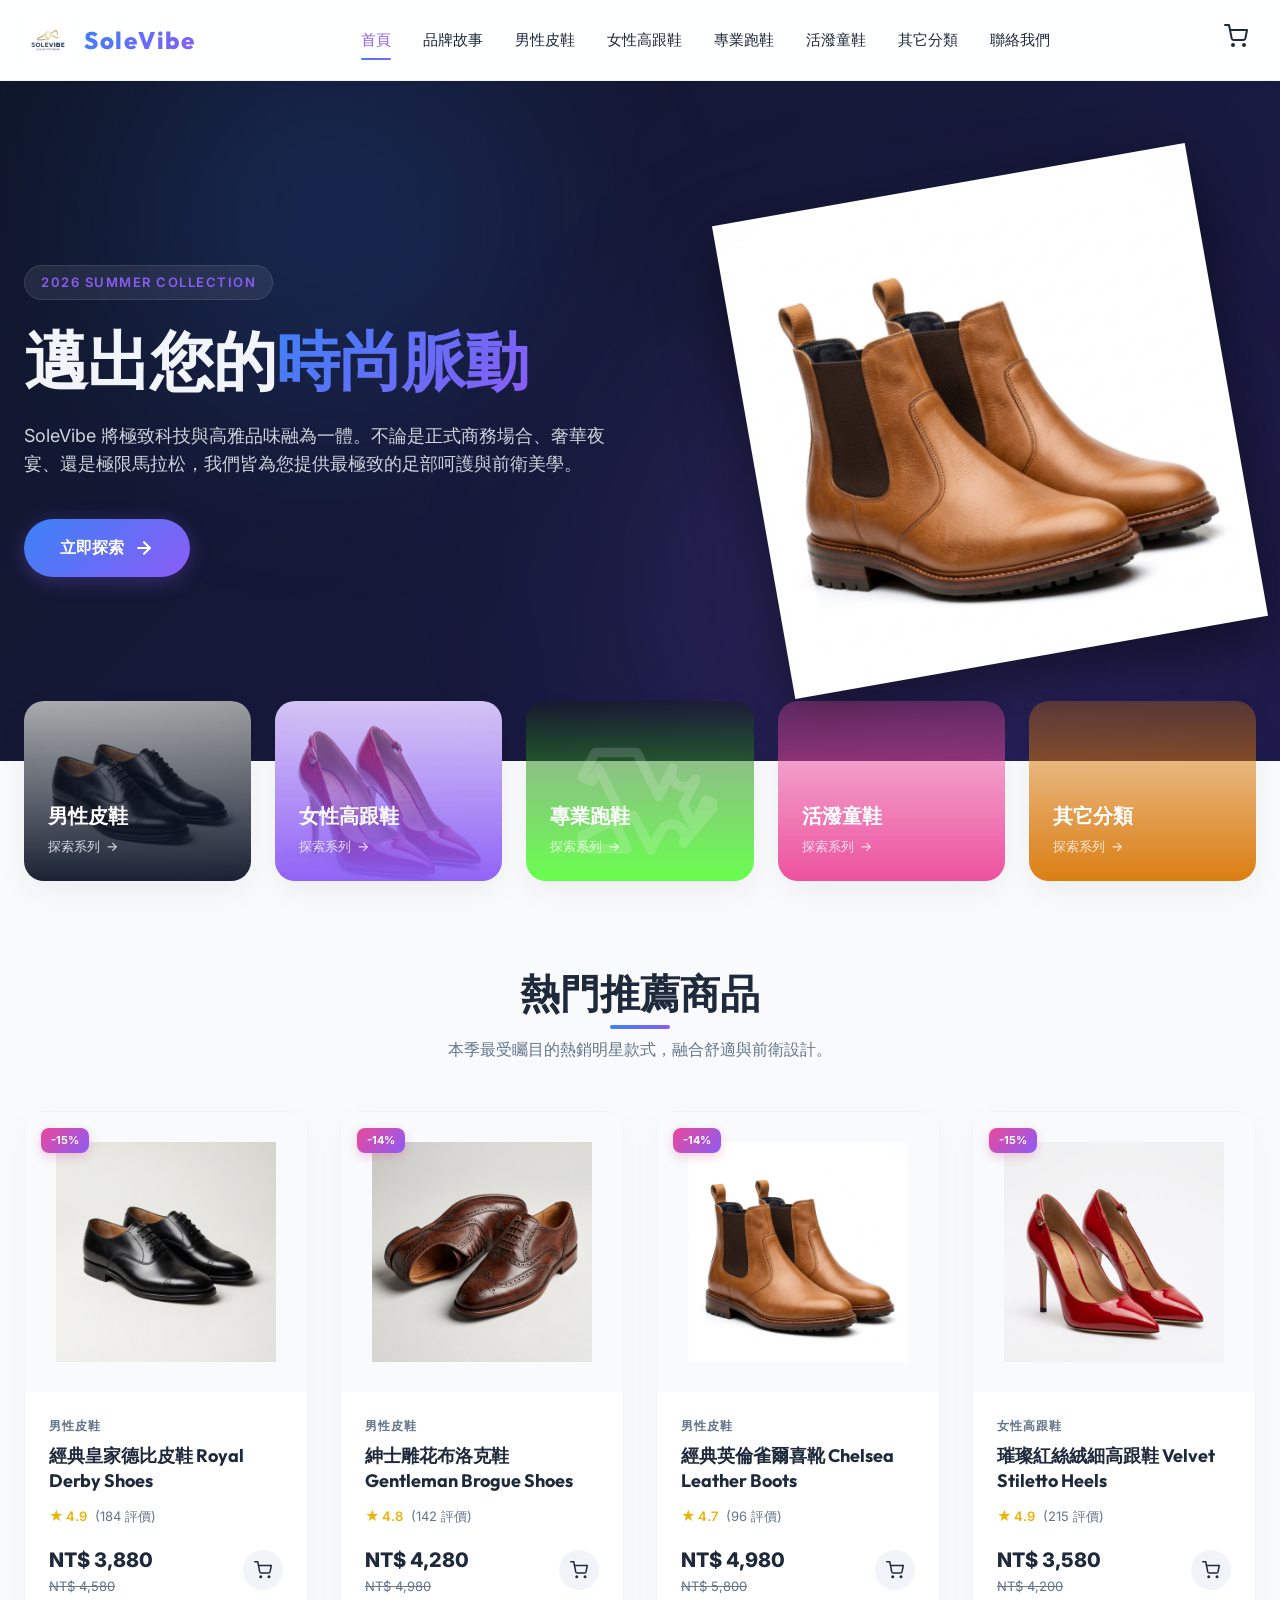
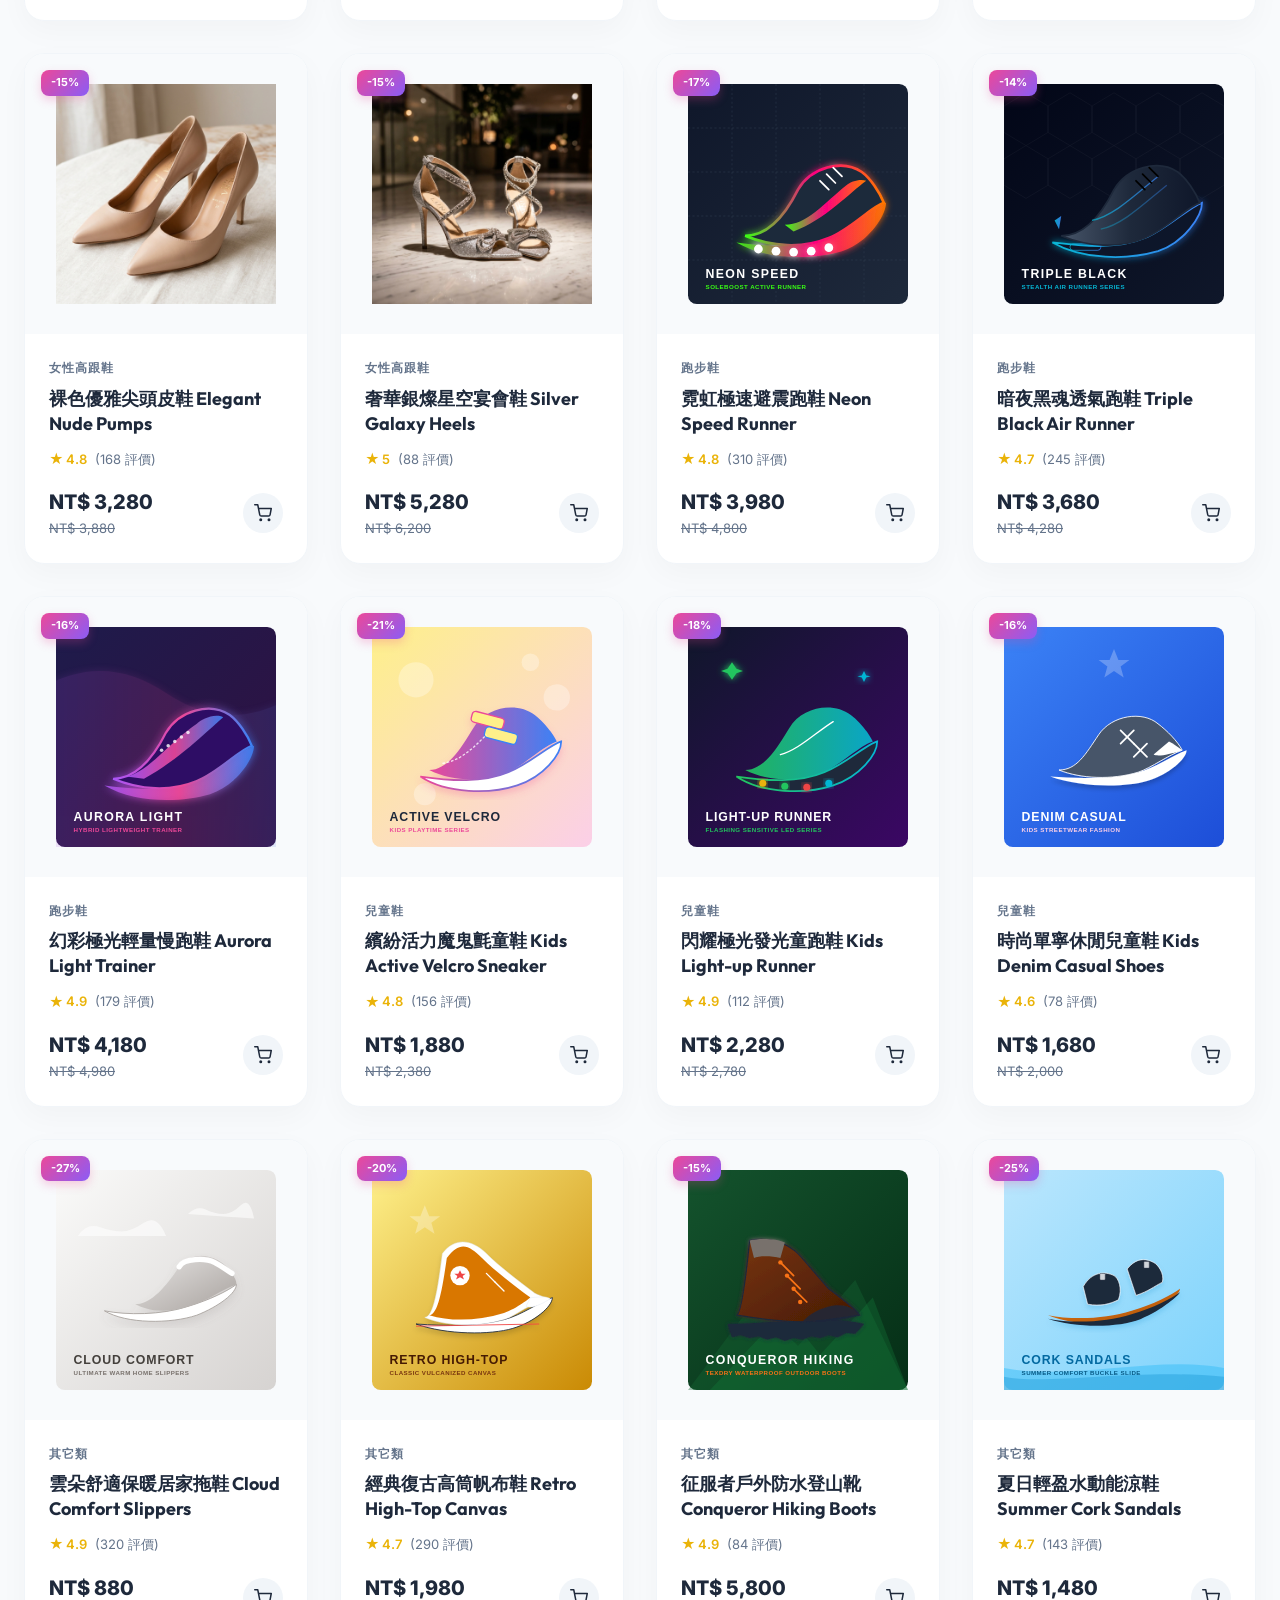
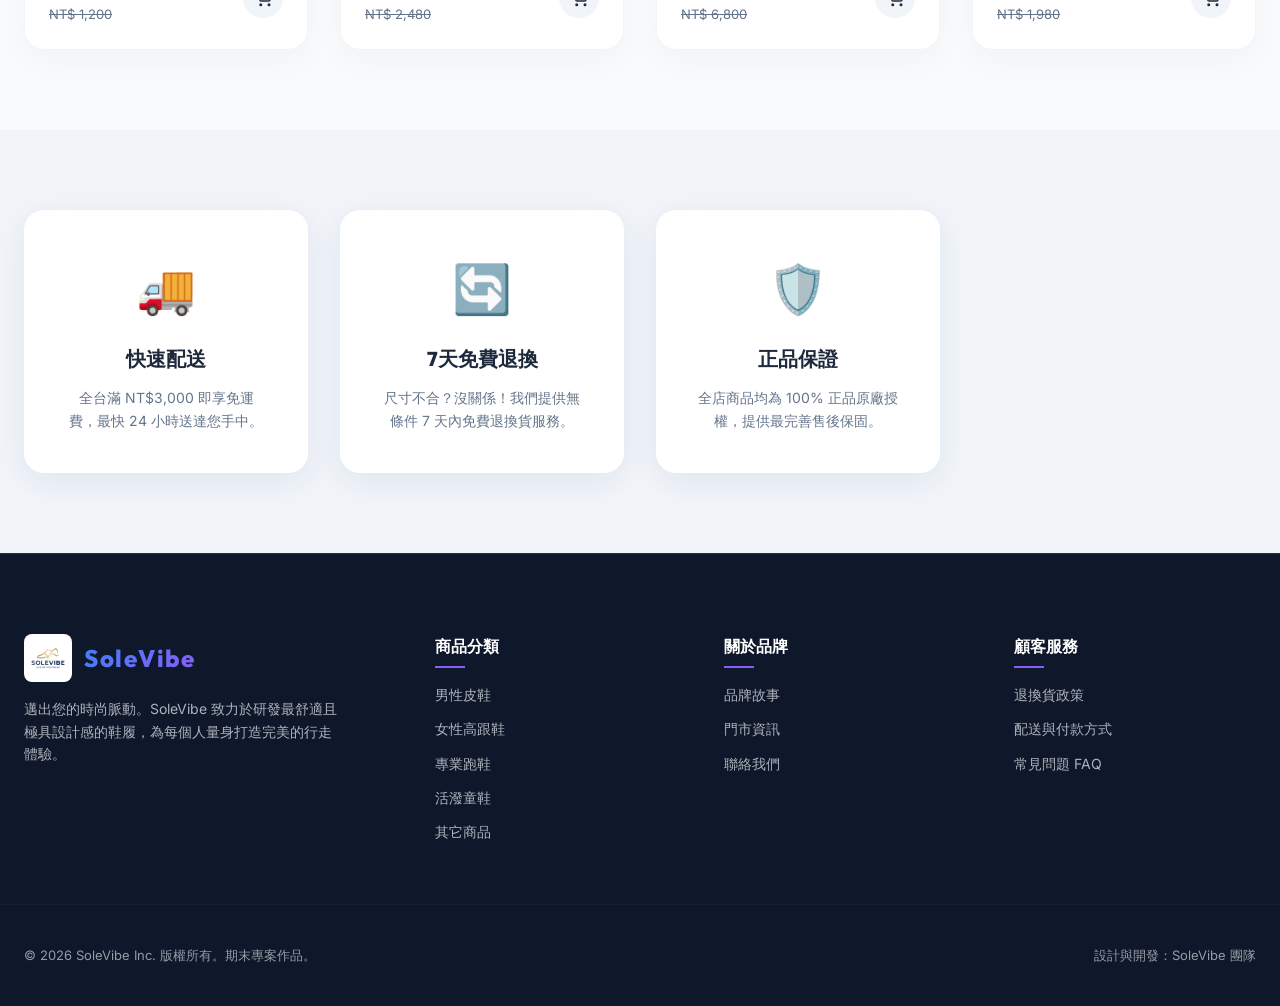
<file: index.html>
<!DOCTYPE html>
<html lang="zh-TW">
<head>
  <meta charset="UTF-8">
  <meta name="viewport" content="width=device-width, initial-scale=1.0">
  <title>梁育瑄的頂級潮流與舒適鞋履探索</title>
  <meta name="description" content="我們提供男性皮鞋、女性高跟鞋、運動跑鞋與兒童鞋等頂級潮流款式，帶給您無與倫比的穿著體驗。">
  <meta name="keywords" content="梁育瑄,高級,皮鞋,高跟鞋,運動鞋,跑步鞋,兒童鞋">

  <link rel="stylesheet" href="css/style.css">
  <meta name="google-site-verification" content="swcr6CTMunC7Km_P4LiO1XV5ChgexEEN2H9Ya9pawa0" />
</head>
<body>

  <!-- Header Section -->
  <header>
    <div class="container navbar">
      <a href="index.html" class="logo-wrapper">
        <img src="assets/images/logo.png" alt="SoleVibe Logo" class="logo-img">
        <span class="logo-text">SoleVibe</span>
      </a>
      
      <nav class="nav-menu" id="nav-menu">
        <a href="index.html" class="nav-link active">首頁</a>
        <a href="about.html" class="nav-link">品牌故事</a>
        <a href="mens.html" class="nav-link">男性皮鞋</a>
        <a href="womens.html" class="nav-link">女性高跟鞋</a>
        <a href="running.html" class="nav-link">專業跑鞋</a>
        <a href="kids.html" class="nav-link">活潑童鞋</a>
        <a href="others.html" class="nav-link">其它分類</a>
        <a href="contact.html" class="nav-link">聯絡我們</a>
      </nav>

      <div class="nav-actions">
        <a href="cart.html" class="btn-icon-cart" id="cart-btn" aria-label="購物車">
          <svg xmlns="http://www.w3.org/2000/svg" width="24" height="24" viewBox="0 0 24 24" fill="none" stroke="currentColor" stroke-width="2" stroke-linecap="round" stroke-linejoin="round">
            <circle cx="9" cy="21" r="1"></circle>
            <circle cx="20" cy="21" r="1"></circle>
            <path d="M1 1h4l2.68 13.39a2 2 0 0 0 2 1.61h9.72a2 2 0 0 0 2-1.61L23 6H6"></path>
          </svg>
          <span class="cart-badge">0</span>
        </a>
        <button class="mobile-menu-btn" id="mobile-menu-btn" aria-label="開啟選單">
          <span></span>
          <span></span>
          <span></span>
        </button>
      </div>
    </div>
  </header>

  <!-- Hero Section -->
  <section class="hero">
    <div class="hero-bg-lights">
      <div class="hero-light-1"></div>
      <div class="hero-light-2"></div>
    </div>
    
    <div class="container">
      <div class="hero-content fade-in">
        <span class="hero-tag">2026 SUMMER COLLECTION</span>
        <h1 class="hero-title">邁出您的<span>時尚脈動</span></h1>
        <p class="hero-desc">SoleVibe 將極致科技與高雅品味融為一體。不論是正式商務場合、奢華夜宴、還是極限馬拉松，我們皆為您提供最極致的足部呵護與前衛美學。</p>
        <a href="#featured-products" class="btn-primary">
          <span>立即探索</span>
          <svg xmlns="http://www.w3.org/2000/svg" width="20" height="20" viewBox="0 0 24 24" fill="none" stroke="currentColor" stroke-width="2.5" stroke-linecap="round" stroke-linejoin="round"><line x1="5" y1="12" x2="19" y2="12"></line><polyline points="12 5 19 12 12 19"></polyline></svg>
        </a>
      </div>
      
      <div class="hero-image-container">
        <div class="hero-circle-bg"></div>
        <img src="assets/images/梁育瑄的鞋店-3號男士鞋子.png" alt="Featured Chelsea Boot" class="hero-shoe-img" title="這是梁育瑄高級鞋店的3號男士皮鞋，賣得最好的一雙。">
      </div>
    </div>
  </section>

  <!-- Categories Quick Link Section -->
  <section class="categories-showcase container">
    <div class="categories-grid">
      <a href="mens.html" class="cat-card cat-card-mens">
        <div class="cat-title">男性皮鞋</div>
        <div class="cat-action">探索系列 <span>→</span></div>
      </a>
      <a href="womens.html" class="cat-card cat-card-womens">
        <div class="cat-title">女性高跟鞋</div>
        <div class="cat-action">探索系列 <span>→</span></div>
      </a>
      <a href="running.html" class="cat-card cat-card-running">
        <svg xmlns="http://www.w3.org/2000/svg" viewBox="0 0 24 24" fill="none" stroke="currentColor" stroke-width="1.5" stroke-linecap="round" stroke-linejoin="round"><path d="M18.8 20.1a2 2 0 1 0-3.6-1.8l-1.5 2.9-2.7-5.4-2.8 1.4L10 21H3v-2l4.5-2.2 1.1-2.2-3.1-6.1-1 2-1.5-.7L5 6h6.5l3.4 6.8 2.2-4.4a2 2 0 1 0 3.6 1.8l-2 4.1 1.6 3.2 2-4.1 1.5.7L18.8 20.1z"/></svg>
        <div class="cat-title">專業跑鞋</div>
        <div class="cat-action">探索系列 <span>→</span></div>
      </a>
      <a href="kids.html" class="cat-card cat-card-kids">
        <div class="cat-title">活潑童鞋</div>
        <div class="cat-action">探索系列 <span>→</span></div>
      </a>
      <a href="others.html" class="cat-card cat-card-others">
        <div class="cat-title">其它分類</div>
        <div class="cat-action">探索系列 <span>→</span></div>
      </a>
    </div>
  </section>

  <!-- Hot Products Grid Section -->
  <section class="py-5" id="featured-products">
    <div class="container">
      <div class="section-title-box text-center">
        <h2 class="section-title">熱門推薦商品</h2>
        <p class="section-desc">本季最受矚目的熱銷明星款式，融合舒適與前衛設計。</p>
      </div>
      
      <div class="product-grid" id="product-grid" data-category="all">
        <!-- Rendered Dynamically via JS -->
      </div>
    </div>
  </section>

  <!-- Core Brand Values -->
  <section class="py-5" style="background-color: #f1f5f9;">
    <div class="container">
      <div class="product-grid">
        <div class="glass-panel text-center" style="padding: 40px; background: white;">
          <div style="font-size: 48px; margin-bottom: 16px;">🚚</div>
          <h3 style="font-size: 20px; margin-bottom: 12px; font-weight: 800;">快速配送</h3>
          <p style="color: var(--text-muted); font-size: 14px;">全台滿 NT$3,000 即享免運費，最快 24 小時送達您手中。</p>
        </div>
        <div class="glass-panel text-center" style="padding: 40px; background: white;">
          <div style="font-size: 48px; margin-bottom: 16px;">🔄</div>
          <h3 style="font-size: 20px; margin-bottom: 12px; font-weight: 800;">7天免費退換</h3>
          <p style="color: var(--text-muted); font-size: 14px;">尺寸不合？沒關係！我們提供無條件 7 天內免費退換貨服務。</p>
        </div>
        <div class="glass-panel text-center" style="padding: 40px; background: white;">
          <div style="font-size: 48px; margin-bottom: 16px;">🛡️</div>
          <h3 style="font-size: 20px; margin-bottom: 12px; font-weight: 800;">正品保證</h3>
          <p style="color: var(--text-muted); font-size: 14px;">全店商品均為 100% 正品原廠授權，提供最完善售後保固。</p>
        </div>
      </div>
    </div>
  </section>

  <!-- Footer Section -->
  <footer>
    <div class="container footer-grid">
      <div class="footer-logo-desc">
        <div class="logo-wrapper">
          <img src="assets/images/logo.png" alt="SoleVibe Logo" class="logo-img">
          <span class="logo-text" style="color: white;">SoleVibe</span>
        </div>
        <p>邁出您的時尚脈動。SoleVibe 致力於研發最舒適且極具設計感的鞋履，為每個人量身打造完美的行走體驗。</p>
      </div>
      <div>
        <h4 class="footer-title">商品分類</h4>
        <div class="footer-links">
          <a href="mens.html" class="footer-link">男性皮鞋</a>
          <a href="womens.html" class="footer-link">女性高跟鞋</a>
          <a href="running.html" class="footer-link">專業跑鞋</a>
          <a href="kids.html" class="footer-link">活潑童鞋</a>
          <a href="others.html" class="footer-link">其它商品</a>
        </div>
      </div>
      <div>
        <h4 class="footer-title">關於品牌</h4>
        <div class="footer-links">
          <a href="about.html" class="footer-link">品牌故事</a>
          <a href="about.html#store-locator" class="footer-link">門市資訊</a>
          <a href="contact.html" class="footer-link">聯絡我們</a>
        </div>
      </div>
      <div>
        <h4 class="footer-title">顧客服務</h4>
        <div class="footer-links">
          <a href="#" class="footer-link">退換貨政策</a>
          <a href="#" class="footer-link">配送與付款方式</a>
          <a href="#" class="footer-link">常見問題 FAQ</a>
        </div>
      </div>
    </div>
    <div class="container footer-bottom">
      <p>&copy; 2026 SoleVibe Inc. 版權所有。期末專案作品。</p>
      <p>設計與開發：SoleVibe 團隊</p>
    </div>
  </footer>

  <!-- Scripts -->
  <script src="js/products.js"></script>
  <script src="js/main.js"></script>
</body>
</html>
</file>
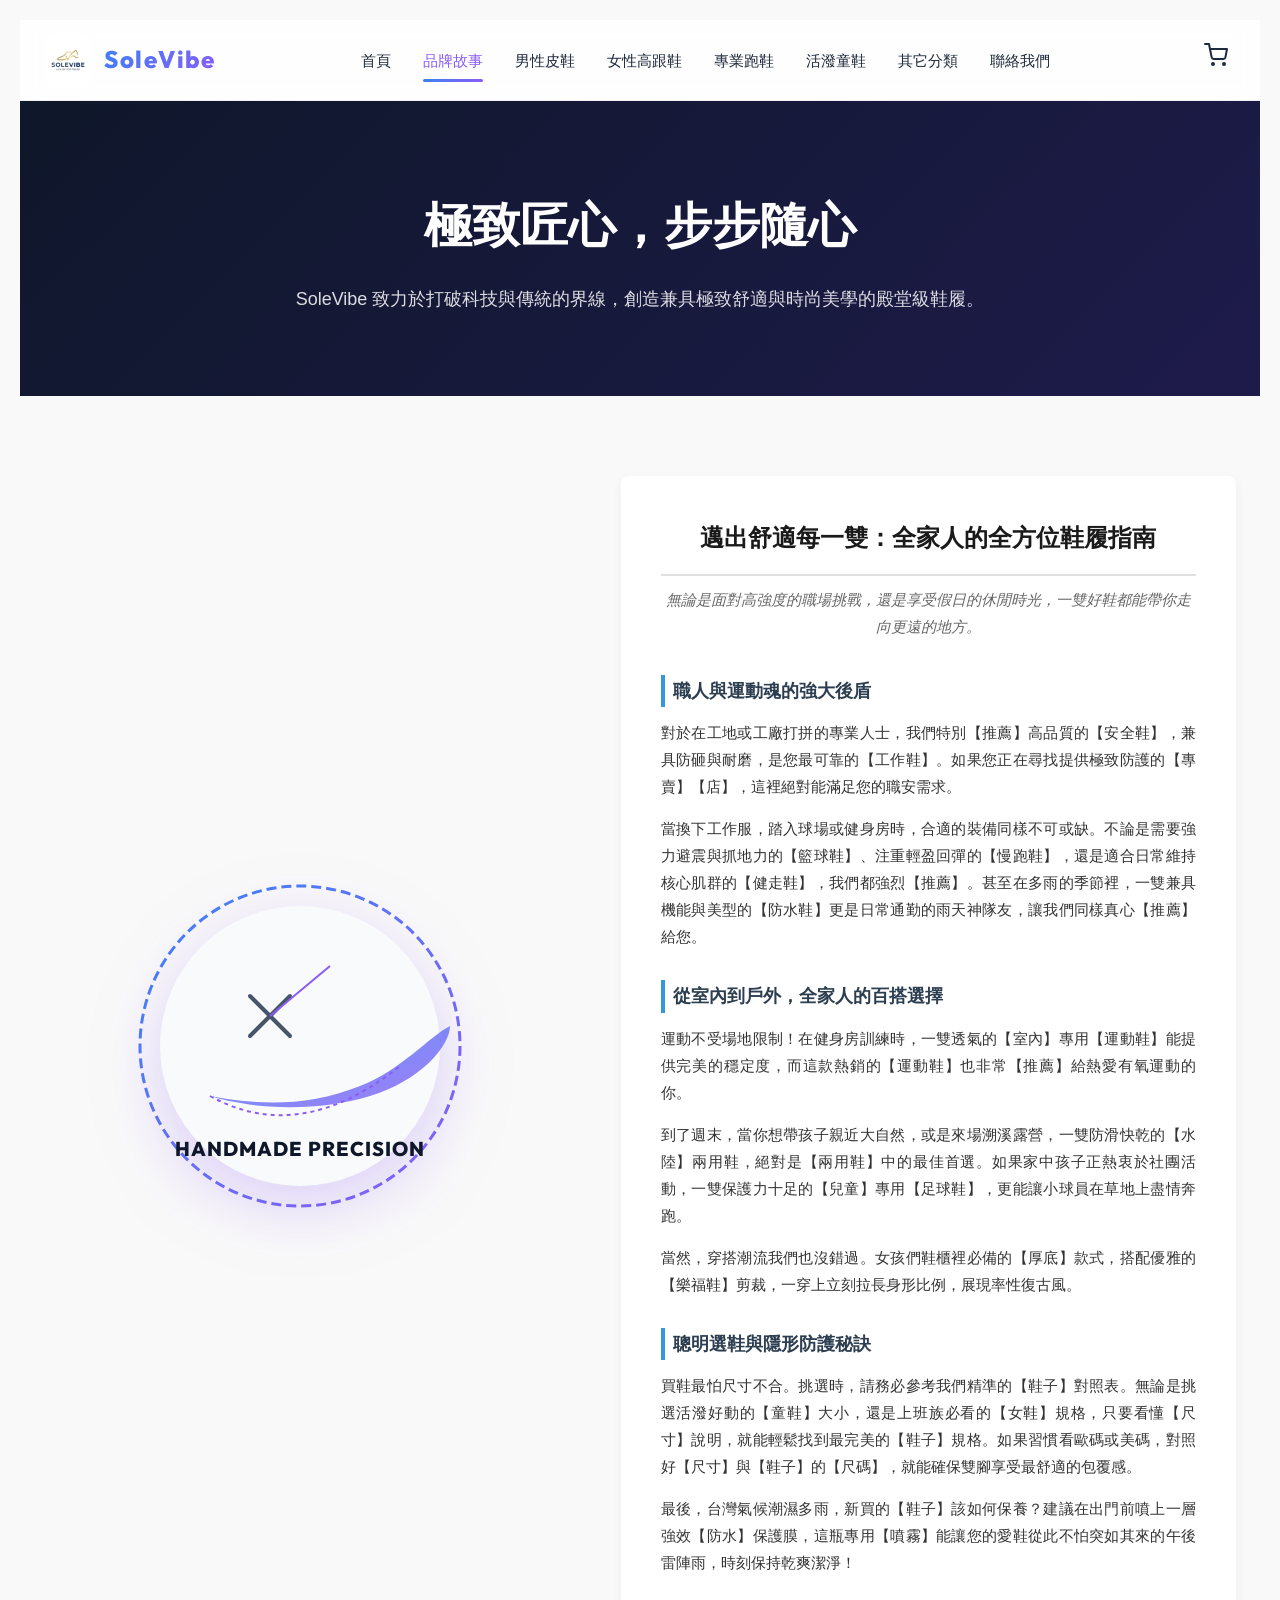
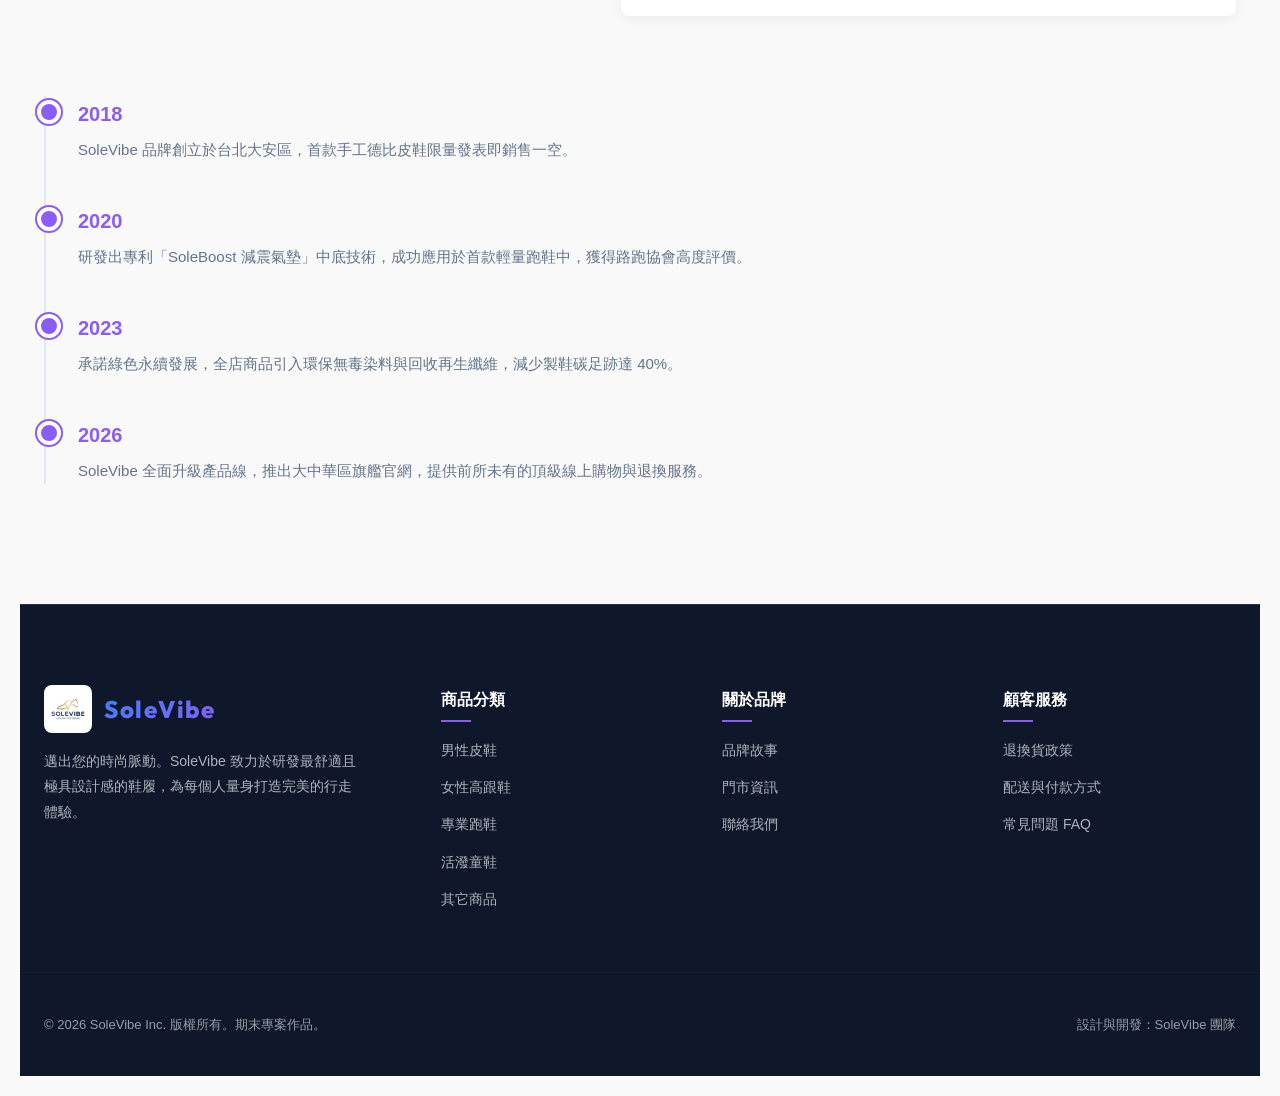
<file: about.html>
<!DOCTYPE html>
<html lang="zh-TW">
<head>
  <meta charset="UTF-8">
  <meta name="viewport" content="width=device-width, initial-scale=1.0">
  <title>關於品牌故事 | SoleVibe 頂級工藝與永續承諾</title>
  <meta name="description" content="了解 SoleVibe 品牌的誕生背景、獨特的手工製鞋工藝、科技中底技術與我們對環境保護的綠色永續承諾。">
  <link rel="stylesheet" href="css/style.css">
</head>
<body>

  <!-- Header Section -->
  <header>
    <div class="container navbar">
      <a href="index.html" class="logo-wrapper">
        <img src="assets/images/logo.png" alt="SoleVibe Logo" class="logo-img">
        <span class="logo-text">SoleVibe</span>
      </a>
      
      <nav class="nav-menu" id="nav-menu">
        <a href="index.html" class="nav-link">首頁</a>
        <a href="about.html" class="nav-link active">品牌故事</a>
        <a href="mens.html" class="nav-link">男性皮鞋</a>
        <a href="womens.html" class="nav-link">女性高跟鞋</a>
        <a href="running.html" class="nav-link">專業跑鞋</a>
        <a href="kids.html" class="nav-link">活潑童鞋</a>
        <a href="others.html" class="nav-link">其它分類</a>
        <a href="contact.html" class="nav-link">聯絡我們</a>
      </nav>

      <div class="nav-actions">
        <a href="cart.html" class="btn-icon-cart" aria-label="購物車">
          <svg xmlns="http://www.w3.org/2000/svg" width="24" height="24" viewBox="0 0 24 24" fill="none" stroke="currentColor" stroke-width="2" stroke-linecap="round" stroke-linejoin="round">
            <circle cx="9" cy="21" r="1"></circle>
            <circle cx="20" cy="21" r="1"></circle>
            <path d="M1 1h4l2.68 13.39a2 2 0 0 0 2 1.61h9.72a2 2 0 0 0 2-1.61L23 6H6"></path>
          </svg>
          <span class="cart-badge">0</span>
        </a>
        <button class="mobile-menu-btn" id="mobile-menu-btn" aria-label="開啟選單">
          <span></span>
          <span></span>
          <span></span>
        </button>
      </div>
    </div>
  </header>

  <!-- About Hero Section -->
  <section class="about-hero">
    <div class="container">
      <h1>極致匠心，步步隨心</h1>
      <p style="margin-top: 16px; font-size: 18px; opacity: 0.85;">SoleVibe 致力於打破科技與傳統的界線，創造兼具極致舒適與時尚美學的殿堂級鞋履。</p>
    </div>
  </section>

  <!-- About Content Grid -->
  <section class="about-content-section">
    <div class="container">
      <div class="about-grid">
        <!-- SVG Graphic illustrating Shoemaking Craft -->
        <div class="about-graphics">
          <svg class="about-svg-box" viewBox="0 0 400 400" xmlns="http://www.w3.org/2000/svg">
            <defs>
              <linearGradient id="glowGrad" x1="0%" y1="0%" x2="100%" y2="100%">
                <stop offset="0%" stop-color="#3b82f6" />
                <stop offset="100%" stop-color="#8b5cf6" />
              </linearGradient>
            </defs>
            <!-- Circular frames -->
            <circle cx="200" cy="200" r="160" fill="none" stroke="url(#glowGrad)" stroke-width="3" stroke-dasharray="10 5" />
            <circle cx="200" cy="200" r="140" fill="#f8fafc" />
            
            <!-- Graphic details: Shoe Outline & Craft Tools -->
            <g transform="translate(50, 70)">
              <!-- Shoe Silhouette -->
              <path d="M60,180 C110,190 160,190 210,170 C250,155 280,120 300,110 C300,130 270,165 220,180 C170,195 110,195 60,180 Z" fill="url(#glowGrad)" opacity="0.8" />
              <!-- Needle thread lines -->
              <path d="M60,180 Q150,230 250,150" fill="none" stroke="#8b5cf6" stroke-width="2" stroke-dasharray="4 4" />
              <!-- Handcraft hammer & ruler symbols -->
              <line x1="100" y1="80" x2="140" y2="120" stroke="#475569" stroke-width="4" stroke-linecap="round" />
              <line x1="140" y1="80" x2="100" y2="120" stroke="#475569" stroke-width="4" stroke-linecap="round" />
              <path d="M120,100 L180,50" stroke="#8b5cf6" stroke-width="2" />
            </g>
            <!-- Text label -->
            <text x="200" y="310" text-anchor="middle" fill="#0f172a" font-family="'Outfit', sans-serif" font-weight="800" font-size="20" letter-spacing="1">HANDMADE PRECISION</text>
          </svg>
        </div>

           <div style="max-width: 700px; margin: 0 auto; background-color: #ffffff; padding: 40px; border-radius: 8px; box-shadow: 0 4px 12px rgba(0,0,0,0.05);">
        
        <h1 style="font-size: 24px; color: #1a1a1a; text-align: center; margin-top: 0; margin-bottom: 10px; border-bottom: 2px solid #e0e0e0; padding-bottom: 15px;">
            邁出舒適每一雙：全家人的全方位鞋履指南
        </h1>
        
        <p style="font-size: 15px; color: #666666; text-align: center; margin-bottom: 35px; font-style: italic;">
            無論是面對高強度的職場挑戰，還是享受假日的休閒時光，一雙好鞋都能帶你走向更遠的地方。
        </p>
        
        <div style="margin-bottom: 30px;">
            <h2 style="font-size: 18px; color: #2c3e50; margin-bottom: 12px; padding-left: 8px; border-left: 4px solid #3498db;">
                職人與運動魂的強大後盾
            </h2>
            <p style="font-size: 15px; text-align: justify; margin-top: 0; margin-bottom: 15px;">
                對於在工地或工廠打拼的專業人士，我們特別【推薦】高品質的【安全鞋】，兼具防砸與耐磨，是您最可靠的【工作鞋】。如果您正在尋找提供極致防護的【專賣】【店】，這裡絕對能滿足您的職安需求。
            </p>
            <p style="font-size: 15px; text-align: justify; margin-top: 0; margin-bottom: 0;">
                當換下工作服，踏入球場或健身房時，合適的裝備同樣不可或缺。不論是需要強力避震與抓地力的【籃球鞋】、注重輕盈回彈的【慢跑鞋】，還是適合日常維持核心肌群的【健走鞋】，我們都強烈【推薦】。甚至在多雨的季節裡，一雙兼具機能與美型的【防水鞋】更是日常通勤的雨天神隊友，讓我們同樣真心【推薦】給您。
            </p>
        </div>
        
        <div style="margin-bottom: 30px;">
            <h2 style="font-size: 18px; color: #2c3e50; margin-bottom: 12px; padding-left: 8px; border-left: 4px solid #3498db;">
                從室內到戶外，全家人的百搭選擇
            </h2>
            <p style="font-size: 15px; text-align: justify; margin-top: 0; margin-bottom: 15px;">
                運動不受場地限制！在健身房訓練時，一雙透氣的【室內】專用【運動鞋】能提供完美的穩定度，而這款熱銷的【運動鞋】也非常【推薦】給熱愛有氧運動的你。
            </p>
            <p style="font-size: 15px; text-align: justify; margin-top: 0; margin-bottom: 15px;">
                到了週末，當你想帶孩子親近大自然，或是來場溯溪露營，一雙防滑快乾的【水陸】兩用鞋，絕對是【兩用鞋】中的最佳首選。如果家中孩子正熱衷於社團活動，一雙保護力十足的【兒童】專用【足球鞋】，更能讓小球員在草地上盡情奔跑。
            </p>
            <p style="font-size: 15px; text-align: justify; margin-top: 0; margin-bottom: 0;">
                當然，穿搭潮流我們也沒錯過。女孩們鞋櫃裡必備的【厚底】款式，搭配優雅的【樂福鞋】剪裁，一穿上立刻拉長身形比例，展現率性復古風。
            </p>
        </div>
        
        <div style="margin-bottom: 0;">
            <h2 style="font-size: 18px; color: #2c3e50; margin-bottom: 12px; padding-left: 8px; border-left: 4px solid #3498db;">
                聰明選鞋與隱形防護秘訣
            </h2>
            <p style="font-size: 15px; text-align: justify; margin-top: 0; margin-bottom: 15px;">
                買鞋最怕尺寸不合。挑選時，請務必參考我們精準的【鞋子】對照表。無論是挑選活潑好動的【童鞋】大小，還是上班族必看的【女鞋】規格，只要看懂【尺寸】說明，就能輕鬆找到最完美的【鞋子】規格。如果習慣看歐碼或美碼，對照好【尺寸】與【鞋子】的【尺碼】，就能確保雙腳享受最舒適的包覆感。
            </p>
            <p style="font-size: 15px; text-align: justify; margin-top: 0; margin-bottom: 0;">
                最後，台灣氣候潮濕多雨，新買的【鞋子】該如何保養？建議在出門前噴上一層強效【防水】保護膜，這瓶專用【噴霧】能讓您的愛鞋從此不怕突如其來的午後雷陣雨，時刻保持乾爽潔淨！
            </p>
        </div>

    </div>
      </div>

      <!-- Timeline -->
      <div class="brand-timeline">
        <div class="timeline-item">
          <div class="timeline-year">2018</div>
          <div class="timeline-desc">SoleVibe 品牌創立於台北大安區，首款手工德比皮鞋限量發表即銷售一空。</div>
        </div>
        <div class="timeline-item">
          <div class="timeline-year">2020</div>
          <div class="timeline-desc">研發出專利「SoleBoost 減震氣墊」中底技術，成功應用於首款輕量跑鞋中，獲得路跑協會高度評價。</div>
        </div>
        <div class="timeline-item">
          <div class="timeline-year">2023</div>
          <div class="timeline-desc">承諾綠色永續發展，全店商品引入環保無毒染料與回收再生纖維，減少製鞋碳足跡達 40%。</div>
        </div>
        <div class="timeline-item">
          <div class="timeline-year">2026</div>
          <div class="timeline-desc">SoleVibe 全面升級產品線，推出大中華區旗艦官網，提供前所未有的頂級線上購物與退換服務。</div>
        </div>
      </div>
    </div>
  </section>

  <!-- Footer Section -->
  <footer>
    <div class="container footer-grid">
      <div class="footer-logo-desc">
        <div class="logo-wrapper">
          <img src="assets/images/logo.png" alt="SoleVibe Logo" class="logo-img">
          <span class="logo-text" style="color: white;">SoleVibe</span>
        </div>
        <p>邁出您的時尚脈動。SoleVibe 致力於研發最舒適且極具設計感的鞋履，為每個人量身打造完美的行走體驗。</p>
      </div>
      <div>
        <h4 class="footer-title">商品分類</h4>
        <div class="footer-links">
          <a href="mens.html" class="footer-link">男性皮鞋</a>
          <a href="womens.html" class="footer-link">女性高跟鞋</a>
          <a href="running.html" class="footer-link">專業跑鞋</a>
          <a href="kids.html" class="footer-link">活潑童鞋</a>
          <a href="others.html" class="footer-link">其它商品</a>
        </div>
      </div>
      <div>
        <h4 class="footer-title">關於品牌</h4>
        <div class="footer-links">
          <a href="about.html" class="footer-link">品牌故事</a>
          <a href="about.html#store-locator" class="footer-link">門市資訊</a>
          <a href="contact.html" class="footer-link">聯絡我們</a>
        </div>
      </div>
      <div>
        <h4 class="footer-title">顧客服務</h4>
        <div class="footer-links">
          <a href="#" class="footer-link">退換貨政策</a>
          <a href="#" class="footer-link">配送與付款方式</a>
          <a href="#" class="footer-link">常見問題 FAQ</a>
        </div>
      </div>
    </div>
    <div class="container footer-bottom">
      <p>&copy; 2026 SoleVibe Inc. 版權所有。期末專案作品。</p>
      <p>設計與開發：SoleVibe 團隊</p>
    </div>
  </footer>

  <!-- Scripts -->
  <script src="js/products.js"></script>
  <script src="js/main.js"></script>

  <!DOCTYPE html>
<html lang="zh-TW">
<head>
    <meta charset="UTF-8">
    <title>產品文案</title>
</head>
<body style="margin: 0; padding: 20px; font-family: 'Helvetica Neue', Helvetica, Arial, 'Microsoft JhengHei', sans-serif; background-color: #f9f9f9; color: #333333; line-height: 1.8;">



</body>
</html>
</body>
</html>
</file>
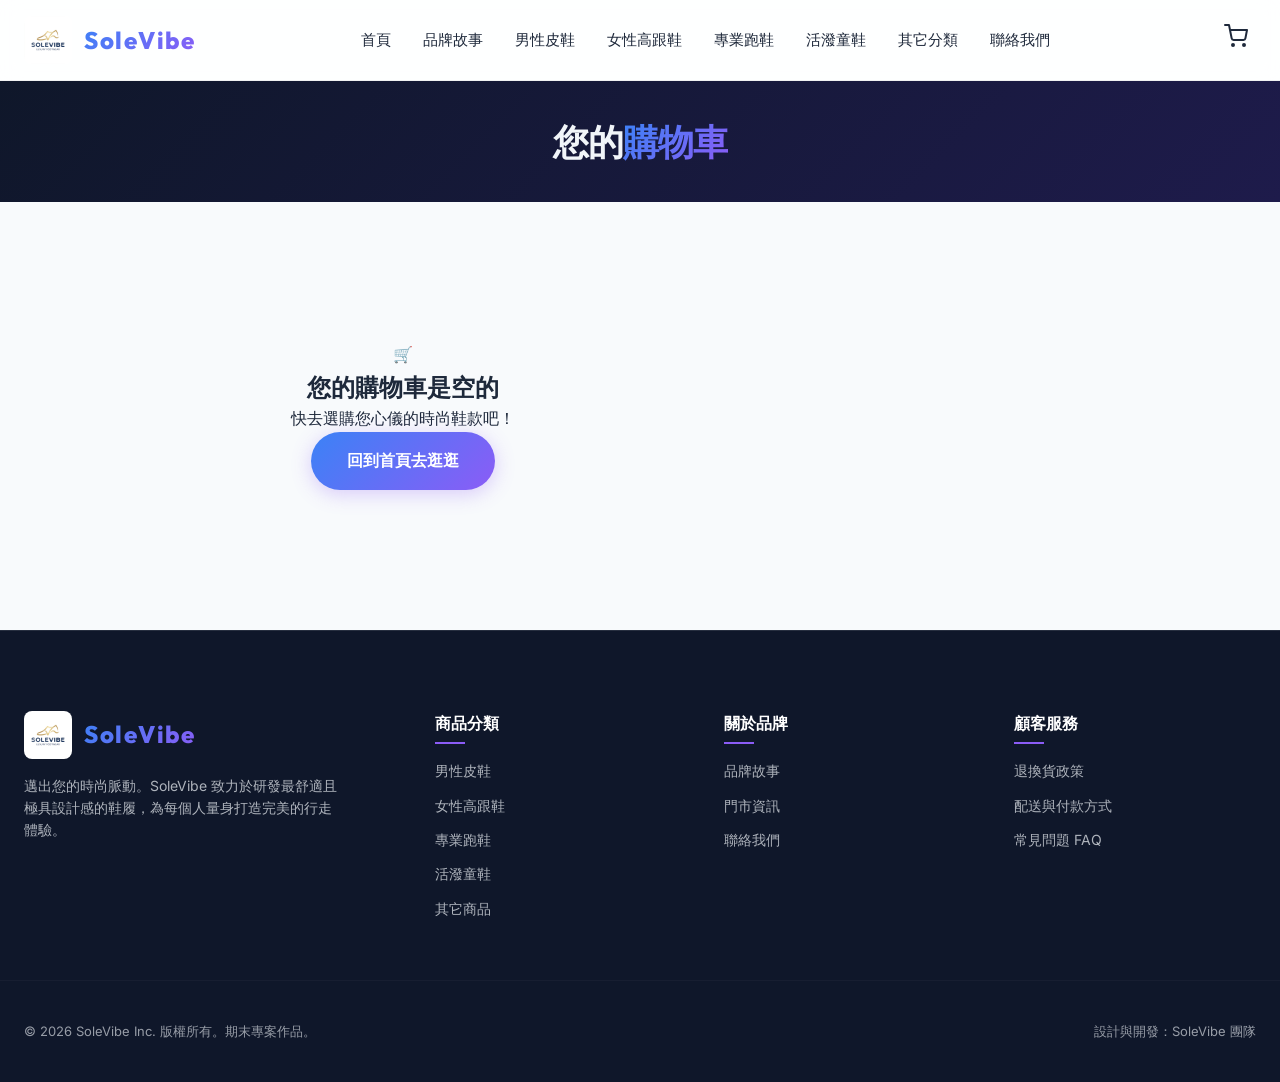
<file: cart.html>
<!DOCTYPE html>
<html lang="zh-TW">
<head>
  <meta charset="UTF-8">
  <meta name="viewport" content="width=device-width, initial-scale=1.0">
  <title>購物車 | SoleVibe 結帳中心</title>
  <meta name="description" content="SoleVibe 購物車結帳頁面，核對您的品項、數量、規格與小計金額，體驗流暢、安全的購物結帳流程。">
  <link rel="stylesheet" href="css/style.css">
</head>
<body>

  <!-- Header Section -->
  <header>
    <div class="container navbar">
      <a href="index.html" class="logo-wrapper">
        <img src="assets/images/logo.png" alt="SoleVibe Logo" class="logo-img">
        <span class="logo-text">SoleVibe</span>
      </a>
      
      <nav class="nav-menu" id="nav-menu">
        <a href="index.html" class="nav-link">首頁</a>
        <a href="about.html" class="nav-link">品牌故事</a>
        <a href="mens.html" class="nav-link">男性皮鞋</a>
        <a href="womens.html" class="nav-link">女性高跟鞋</a>
        <a href="running.html" class="nav-link">專業跑鞋</a>
        <a href="kids.html" class="nav-link">活潑童鞋</a>
        <a href="others.html" class="nav-link">其它分類</a>
        <a href="contact.html" class="nav-link">聯絡我們</a>
      </nav>

      <div class="nav-actions">
        <a href="cart.html" class="btn-icon-cart active" aria-label="購物車">
          <svg xmlns="http://www.w3.org/2000/svg" width="24" height="24" viewBox="0 0 24 24" fill="none" stroke="currentColor" stroke-width="2" stroke-linecap="round" stroke-linejoin="round">
            <circle cx="9" cy="21" r="1"></circle>
            <circle cx="20" cy="21" r="1"></circle>
            <path d="M1 1h4l2.68 13.39a2 2 0 0 0 2 1.61h9.72a2 2 0 0 0 2-1.61L23 6H6"></path>
          </svg>
          <span class="cart-badge">0</span>
        </a>
        <button class="mobile-menu-btn" id="mobile-menu-btn" aria-label="開啟選單">
          <span></span>
          <span></span>
          <span></span>
        </button>
      </div>
    </div>
  </header>

  <!-- Banner -->
  <section class="hero" style="padding: 40px 0; background: linear-gradient(135deg, #0f172a 0%, #1e1b4b 100%);">
    <div class="container" style="display: block; text-align: center;">
      <h1 class="hero-title" style="font-size: 36px; margin-bottom: 0;">您的<span>購物車</span></h1>
    </div>
  </section>

  <!-- Cart Section -->
  <section class="cart-section">
    <div class="container">
      <div class="cart-wrapper">
        <!-- Cart Items List Panel -->
        <div class="glass-panel cart-items-panel">
          <h2 style="font-size: 20px; font-weight: 800; margin-bottom: 24px; border-bottom: 1px solid #f1f5f9; padding-bottom: 16px;">確認商品品項</h2>
          <div id="cart-items-container">
            <!-- Dynamically Loaded by JS -->
          </div>
        </div>
        
        <!-- Order Summary Panel -->
        <div class="glass-panel-dark cart-summary-panel">
          <h2 class="summary-title">訂單摘要 Summary</h2>
          
          <div class="summary-row">
            <span>商品小計 (Subtotal)</span>
            <span id="cart-subtotal">NT$ 0</span>
          </div>
          
          <div class="summary-row">
            <span>運費 (Shipping)</span>
            <span id="cart-tax">NT$ 0</span>
          </div>
          
          <div class="summary-divider"></div>
          
          <div class="summary-row summary-total">
            <span>應付總額 (Total)</span>
            <span id="cart-total" style="color: var(--secondary); font-size: 22px;">NT$ 0</span>
          </div>
          
          <button class="btn-primary btn-checkout" id="btn-checkout">
            <span>前往結帳 Secure Checkout</span>
          </button>
          
          <p style="font-size: 11px; text-align: center; margin-top: 16px; opacity: 0.6;">
            🔒 3D 安全加密連線保護您的付款安全
          </p>
        </div>
      </div>
    </div>
  </section>

  <!-- Footer Section -->
  <footer>
    <div class="container footer-grid">
      <div class="footer-logo-desc">
        <div class="logo-wrapper">
          <img src="assets/images/logo.png" alt="SoleVibe Logo" class="logo-img">
          <span class="logo-text" style="color: white;">SoleVibe</span>
        </div>
        <p>邁出您的時尚脈動。SoleVibe 致力於研發最舒適且極具設計感的鞋履，為每個人量身打造完美的行走體驗。</p>
      </div>
      <div>
        <h4 class="footer-title">商品分類</h4>
        <div class="footer-links">
          <a href="mens.html" class="footer-link">男性皮鞋</a>
          <a href="womens.html" class="footer-link">女性高跟鞋</a>
          <a href="running.html" class="footer-link">專業跑鞋</a>
          <a href="kids.html" class="footer-link">活潑童鞋</a>
          <a href="others.html" class="footer-link">其它商品</a>
        </div>
      </div>
      <div>
        <h4 class="footer-title">關於品牌</h4>
        <div class="footer-links">
          <a href="about.html" class="footer-link">品牌故事</a>
          <a href="about.html#store-locator" class="footer-link">門市資訊</a>
          <a href="contact.html" class="footer-link">聯絡我們</a>
        </div>
      </div>
      <div>
        <h4 class="footer-title">顧客服務</h4>
        <div class="footer-links">
          <a href="#" class="footer-link">退換貨政策</a>
          <a href="#" class="footer-link">配送與付款方式</a>
          <a href="#" class="footer-link">常見問題 FAQ</a>
        </div>
      </div>
    </div>
    <div class="container footer-bottom">
      <p>&copy; 2026 SoleVibe Inc. 版權所有。期末專案作品。</p>
      <p>設計與開發：SoleVibe 團隊</p>
    </div>
  </footer>

  <!-- Scripts -->
  <script src="js/products.js"></script>
  <script src="js/main.js"></script>
</body>
</html>
</file>
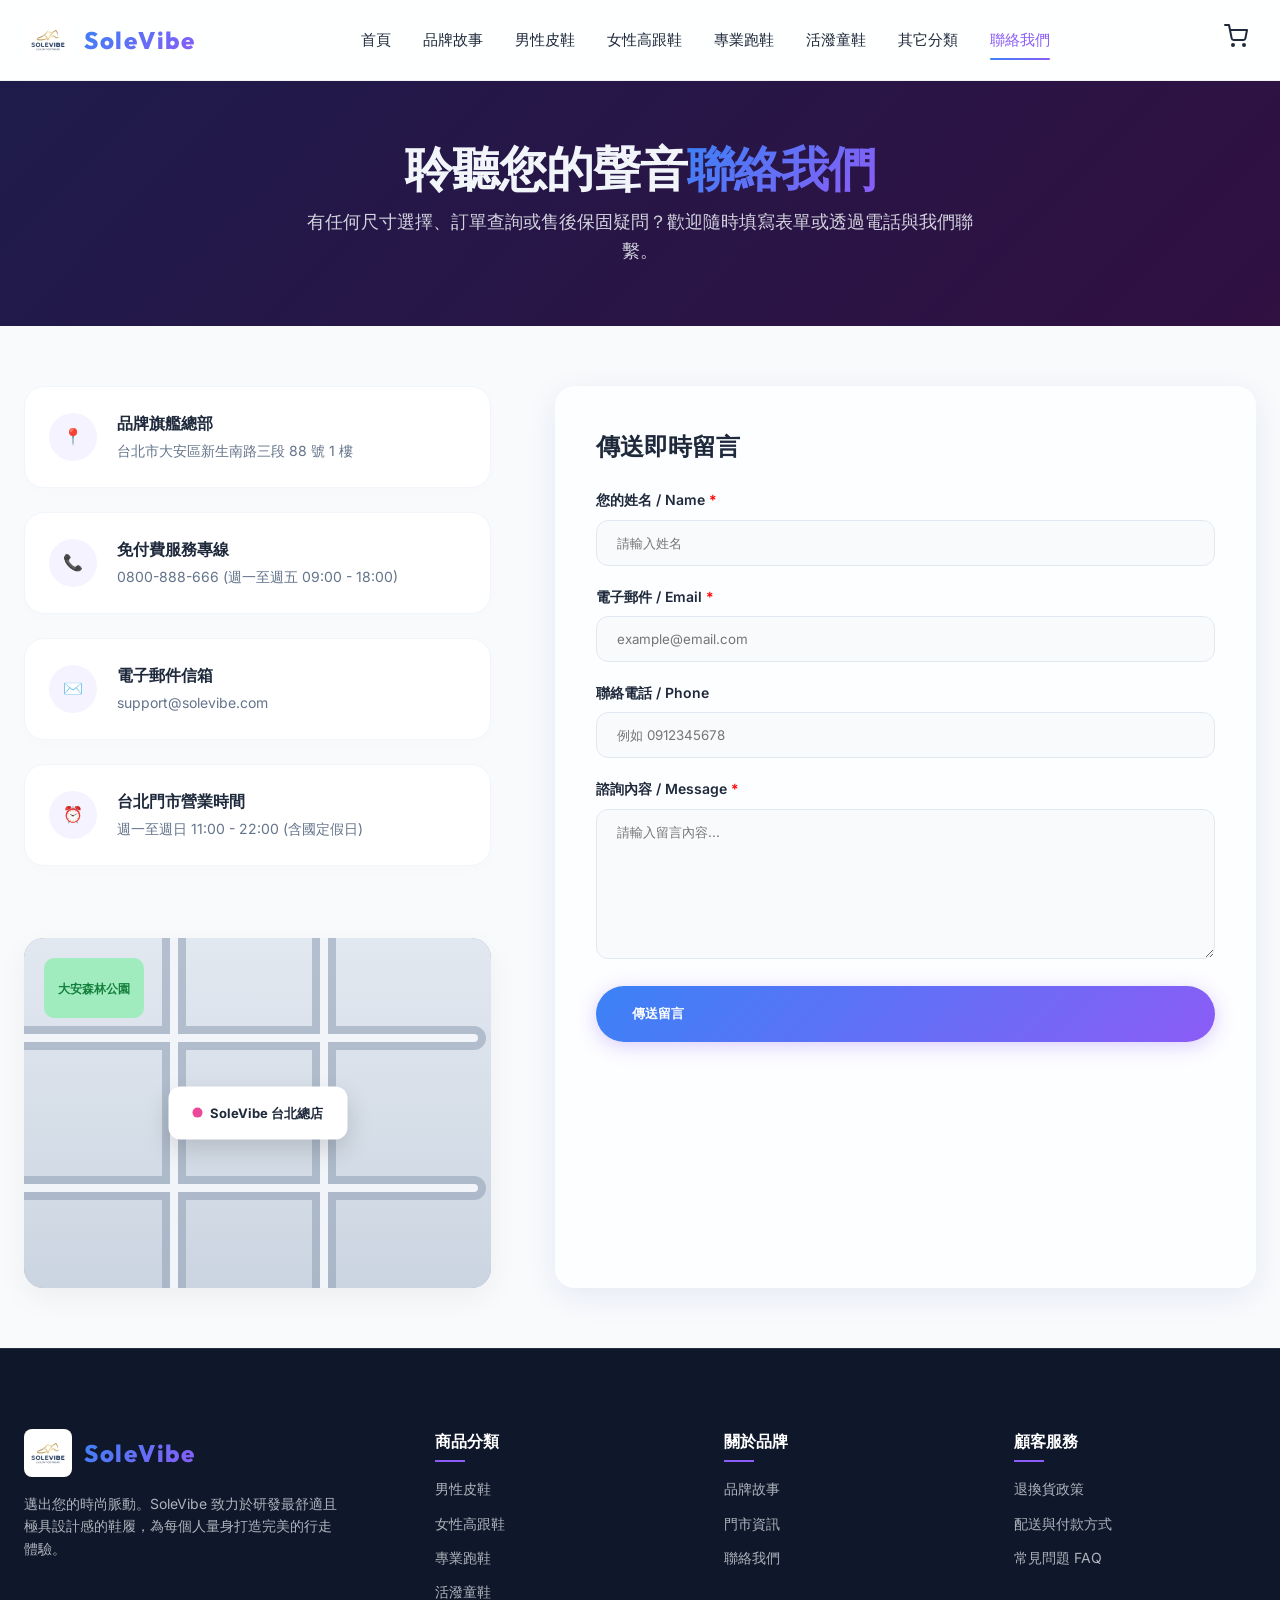
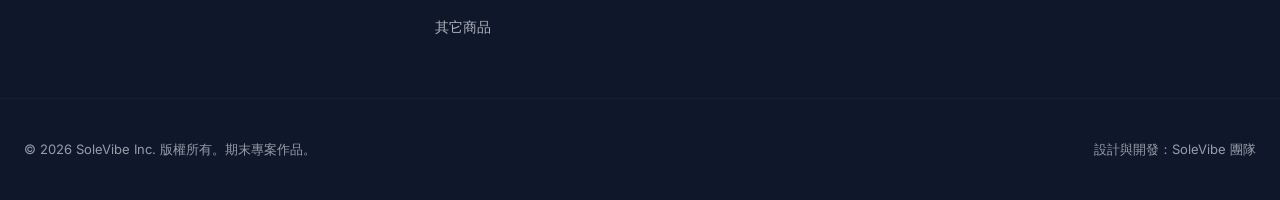
<file: contact.html>
<!DOCTYPE html>
<html lang="zh-TW">
<head>
  <meta charset="UTF-8">
  <meta name="viewport" content="width=device-width, initial-scale=1.0">
  <title>聯絡我們 | SoleVibe 顧客關懷中心</title>
  <meta name="description" content="SoleVibe 聯絡我們，如有任何尺碼疑問、退換貨申請或商務合作，歡迎隨時填表或致電與我們聯繫。">
  <link rel="stylesheet" href="css/style.css">
</head>
<body>

  <!-- Header Section -->
  <header>
    <div class="container navbar">
      <a href="index.html" class="logo-wrapper">
        <img src="assets/images/logo.png" alt="SoleVibe Logo" class="logo-img">
        <span class="logo-text">SoleVibe</span>
      </a>
      
      <nav class="nav-menu" id="nav-menu">
        <a href="index.html" class="nav-link">首頁</a>
        <a href="about.html" class="nav-link">品牌故事</a>
        <a href="mens.html" class="nav-link">男性皮鞋</a>
        <a href="womens.html" class="nav-link">女性高跟鞋</a>
        <a href="running.html" class="nav-link">專業跑鞋</a>
        <a href="kids.html" class="nav-link">活潑童鞋</a>
        <a href="others.html" class="nav-link">其它分類</a>
        <a href="contact.html" class="nav-link active">聯絡我們</a>
      </nav>

      <div class="nav-actions">
        <a href="cart.html" class="btn-icon-cart" aria-label="購物車">
          <svg xmlns="http://www.w3.org/2000/svg" width="24" height="24" viewBox="0 0 24 24" fill="none" stroke="currentColor" stroke-width="2" stroke-linecap="round" stroke-linejoin="round">
            <circle cx="9" cy="21" r="1"></circle>
            <circle cx="20" cy="21" r="1"></circle>
            <path d="M1 1h4l2.68 13.39a2 2 0 0 0 2 1.61h9.72a2 2 0 0 0 2-1.61L23 6H6"></path>
          </svg>
          <span class="cart-badge">0</span>
        </a>
        <button class="mobile-menu-btn" id="mobile-menu-btn" aria-label="開啟選單">
          <span></span>
          <span></span>
          <span></span>
        </button>
      </div>
    </div>
  </header>

  <!-- Banner -->
  <section class="hero" style="padding: 60px 0; background: linear-gradient(135deg, #1e1b4b 0%, #311042 100%);">
    <div class="container" style="display: block; text-align: center;">
      <h1 class="hero-title" style="font-size: 48px; margin-bottom: 12px;">聆聽您的聲音<span>聯絡我們</span></h1>
      <p class="hero-desc" style="max-width: 700px; margin: 0 auto; opacity: 0.85;">有任何尺寸選擇、訂單查詢或售後保固疑問？歡迎隨時填寫表單或透過電話與我們聯繫。</p>
    </div>
  </section>

  <!-- Contact Body Section -->
  <section class="contact-section">
    <div class="container contact-grid">
      <!-- Info Cards (Left) -->
      <div class="contact-info-cards">
        <div class="info-card">
          <div class="info-icon">📍</div>
          <div class="info-card-text">
            <h3>品牌旗艦總部</h3>
            <p>台北市大安區新生南路三段 88 號 1 樓</p>
          </div>
        </div>
        
        <div class="info-card">
          <div class="info-icon">📞</div>
          <div class="info-card-text">
            <h3>免付費服務專線</h3>
            <p>0800-888-666 (週一至週五 09:00 - 18:00)</p>
          </div>
        </div>

        <div class="info-card">
          <div class="info-icon">✉️</div>
          <div class="info-card-text">
            <h3>電子郵件信箱</h3>
            <p>support@solevibe.com</p>
          </div>
        </div>

        <div class="info-card">
          <div class="info-icon">⏰</div>
          <div class="info-card-text">
            <h3>台北門市營業時間</h3>
            <p>週一至週日 11:00 - 22:00 (含國定假日)</p>
          </div>
        </div>
        
        <!-- Interactive Mockup Map -->
        <div class="map-mockup-wrapper">
          <div class="map-mockup">
            <svg width="100%" height="100%" xmlns="http://www.w3.org/2000/svg">
              <defs>
                <linearGradient id="mapBg" x1="0%" y1="0%" x2="0%" y2="100%">
                  <stop offset="0%" stop-color="#e2e8f0" />
                  <stop offset="100%" stop-color="#cbd5e1" />
                </linearGradient>
              </defs>
              <rect width="100%" height="100%" fill="url(#mapBg)" />
              <!-- Street lines -->
              <path d="M-50,100 L450,100 M-50,250 L450,250 M150,-50 L150,450 M300,-50 L300,450" stroke="#94a3b8" stroke-width="24" stroke-linecap="round" opacity="0.6" />
              <path d="M-50,100 L450,100 M-50,250 L450,250 M150,-50 L150,450 M300,-50 L300,450" stroke="#f1f5f9" stroke-width="8" stroke-linecap="round" />
              
              <!-- Park -->
              <rect x="20" y="20" width="100" height="60" rx="10" fill="#86efac" opacity="0.7" />
              <text x="70" y="55" font-family="'Inter', sans-serif" font-weight="700" font-size="12" fill="#15803d" text-anchor="middle">大安森林公園</text>
            </svg>
            <div class="map-card" style="top: 50%; left: 50%; transform: translate(-50%, -50%);">
              <span></span> SoleVibe 台北總店
            </div>
          </div>
        </div>
      </div>
      
      <!-- Feedback Form Panel (Right) -->
      <div class="glass-panel contact-form-panel">
        <h2 class="form-title">傳送即時留言</h2>
        <form id="contact-form">
          <div class="form-group">
            <label class="form-label" for="name">您的姓名 / Name <span style="color: red;">*</span></label>
            <input type="text" id="name" name="name" class="form-input" placeholder="請輸入姓名" required>
          </div>

          <div class="form-group">
            <label class="form-label" for="email">電子郵件 / Email <span style="color: red;">*</span></label>
            <input type="email" id="email" name="email" class="form-input" placeholder="example@email.com" required>
          </div>

          <div class="form-group">
            <label class="form-label" for="phone">聯絡電話 / Phone</label>
            <input type="tel" id="phone" name="phone" class="form-input" placeholder="例如 0912345678">
          </div>

          <div class="form-group">
            <label class="form-label" for="message">諮詢內容 / Message <span style="color: red;">*</span></label>
            <textarea id="message" name="message" class="form-input form-textarea" placeholder="請輸入留言內容..." required></textarea>
          </div>

          <button type="submit" class="btn-primary btn-submit">傳送留言</button>
        </form>
      </div>
    </div>
  </section>

  <!-- Footer Section -->
  <footer>
    <div class="container footer-grid">
      <div class="footer-logo-desc">
        <div class="logo-wrapper">
          <img src="assets/images/logo.png" alt="SoleVibe Logo" class="logo-img">
          <span class="logo-text" style="color: white;">SoleVibe</span>
        </div>
        <p>邁出您的時尚脈動。SoleVibe 致力於研發最舒適且極具設計感的鞋履，為每個人量身打造完美的行走體驗。</p>
      </div>
      <div>
        <h4 class="footer-title">商品分類</h4>
        <div class="footer-links">
          <a href="mens.html" class="footer-link">男性皮鞋</a>
          <a href="womens.html" class="footer-link">女性高跟鞋</a>
          <a href="running.html" class="footer-link">專業跑鞋</a>
          <a href="kids.html" class="footer-link">活潑童鞋</a>
          <a href="others.html" class="footer-link">其它商品</a>
        </div>
      </div>
      <div>
        <h4 class="footer-title">關於品牌</h4>
        <div class="footer-links">
          <a href="about.html" class="footer-link">品牌故事</a>
          <a href="about.html#store-locator" class="footer-link">門市資訊</a>
          <a href="contact.html" class="footer-link">聯絡我們</a>
        </div>
      </div>
      <div>
        <h4 class="footer-title">顧客服務</h4>
        <div class="footer-links">
          <a href="#" class="footer-link">退換貨政策</a>
          <a href="#" class="footer-link">配送與付款方式</a>
          <a href="#" class="footer-link">常見問題 FAQ</a>
        </div>
      </div>
    </div>
    <div class="container footer-bottom">
      <p>&copy; 2026 SoleVibe Inc. 版權所有。期末專案作品。</p>
      <p>設計與開發：SoleVibe 團隊</p>
    </div>
  </footer>

  <!-- Scripts -->
  <script src="js/products.js"></script>
  <script src="js/main.js"></script>
</body>
</html>
</file>
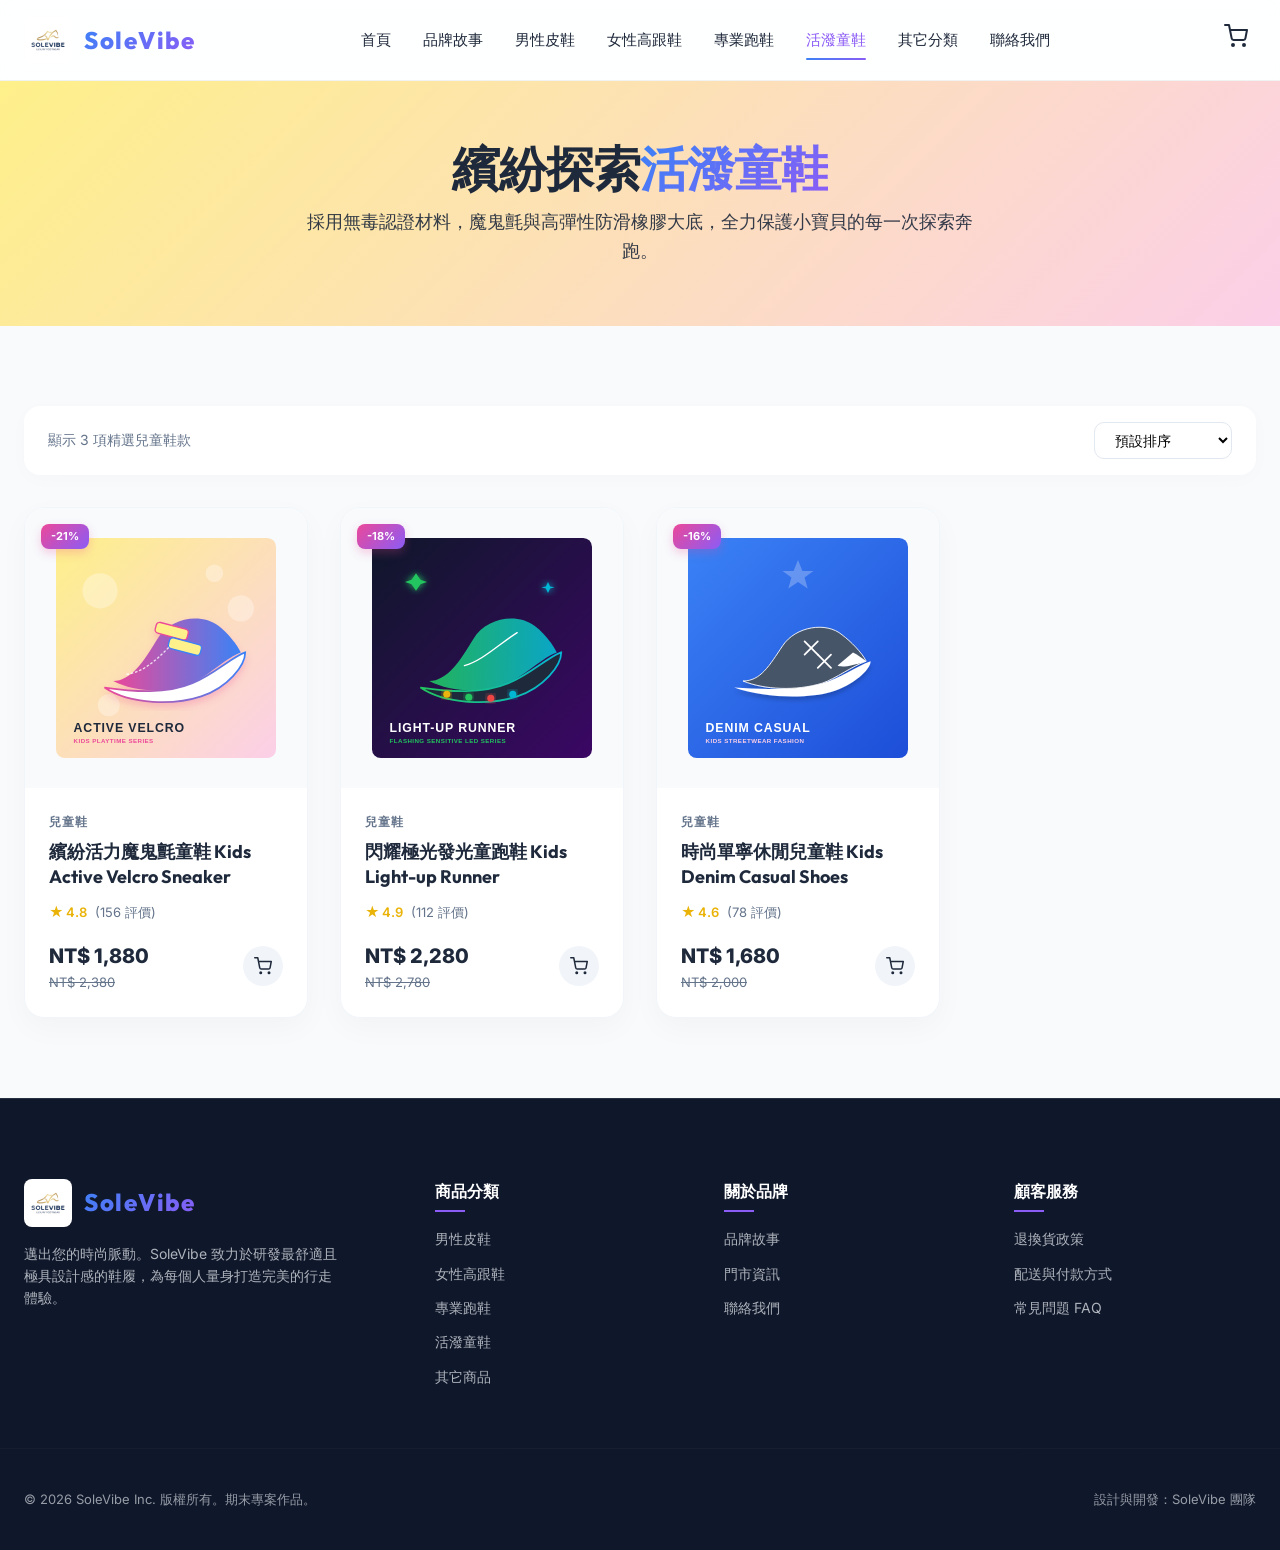
<file: kids.html>
<!DOCTYPE html>
<html lang="zh-TW">
<head>
  <meta charset="UTF-8">
  <meta name="viewport" content="width=device-width, initial-scale=1.0">
  <title>活潑童鞋 | SoleVibe 歡樂童年系列</title>
  <meta name="description" content="SoleVibe 兒童鞋系列，選用環保無毒材質，提供超強防撞橡膠鞋頭與發光LED科技，陪伴孩子健康成長。">
  <link rel="stylesheet" href="css/style.css">
</head>
<body>

  <!-- Header Section -->
  <header>
    <div class="container navbar">
      <a href="index.html" class="logo-wrapper">
        <img src="assets/images/logo.png" alt="SoleVibe Logo" class="logo-img">
        <span class="logo-text">SoleVibe</span>
      </a>
      
      <nav class="nav-menu" id="nav-menu">
        <a href="index.html" class="nav-link">首頁</a>
        <a href="about.html" class="nav-link">品牌故事</a>
        <a href="mens.html" class="nav-link">男性皮鞋</a>
        <a href="womens.html" class="nav-link">女性高跟鞋</a>
        <a href="running.html" class="nav-link">專業跑鞋</a>
        <a href="kids.html" class="nav-link active">活潑童鞋</a>
        <a href="others.html" class="nav-link">其它分類</a>
        <a href="contact.html" class="nav-link">聯絡我們</a>
      </nav>

      <div class="nav-actions">
        <a href="cart.html" class="btn-icon-cart" aria-label="購物車">
          <svg xmlns="http://www.w3.org/2000/svg" width="24" height="24" viewBox="0 0 24 24" fill="none" stroke="currentColor" stroke-width="2" stroke-linecap="round" stroke-linejoin="round">
            <circle cx="9" cy="21" r="1"></circle>
            <circle cx="20" cy="21" r="1"></circle>
            <path d="M1 1h4l2.68 13.39a2 2 0 0 0 2 1.61h9.72a2 2 0 0 0 2-1.61L23 6H6"></path>
          </svg>
          <span class="cart-badge">0</span>
        </a>
        <button class="mobile-menu-btn" id="mobile-menu-btn" aria-label="開啟選單">
          <span></span>
          <span></span>
          <span></span>
        </button>
      </div>
    </div>
  </header>

  <!-- Category Banner -->
  <section class="hero" style="padding: 60px 0; background: linear-gradient(135deg, #fef08a 0%, #fbcfe8 100%); color: var(--text-dark);">
    <div class="container" style="display: block; text-align: center;">
      <h1 class="hero-title" style="font-size: 48px; margin-bottom: 12px; color: var(--text-dark);">繽紛探索<span>活潑童鞋</span></h1>
      <p class="hero-desc" style="max-width: 700px; margin: 0 auto; opacity: 0.9; color: var(--text-dark);">採用無毒認證材料，魔鬼氈與高彈性防滑橡膠大底，全力保護小寶貝的每一次探索奔跑。</p>
    </div>
  </section>

  <!-- Products Section -->
  <section class="py-5">
    <div class="container">
      <!-- Filter Bar -->
      <div class="filter-bar">
        <div class="filter-results">
          顯示 3 項精選兒童鞋款
        </div>
        <div class="filter-actions">
          <select id="sort-select" class="filter-sort-select" onchange="renderProducts('kids', this.value)">
            <option value="default">預設排序</option>
            <option value="price-low">價格：低到高</option>
            <option value="price-high">價格：高到低</option>
            <option value="rating">顧客評分最高</option>
          </select>
        </div>
      </div>
      
      <!-- Product Grid -->
      <div class="product-grid" id="product-grid" data-category="kids">
        <!-- Loaded Dynamically via JS -->
      </div>
    </div>
  </section>

  <!-- Footer Section -->
  <footer>
    <div class="container footer-grid">
      <div class="footer-logo-desc">
        <div class="logo-wrapper">
          <img src="assets/images/logo.png" alt="SoleVibe Logo" class="logo-img">
          <span class="logo-text" style="color: white;">SoleVibe</span>
        </div>
        <p>邁出您的時尚脈動。SoleVibe 致力於研發最舒適且極具設計感的鞋履，為每個人量身打造完美的行走體驗。</p>
      </div>
      <div>
        <h4 class="footer-title">商品分類</h4>
        <div class="footer-links">
          <a href="mens.html" class="footer-link">男性皮鞋</a>
          <a href="womens.html" class="footer-link">女性高跟鞋</a>
          <a href="running.html" class="footer-link">專業跑鞋</a>
          <a href="kids.html" class="footer-link">活潑童鞋</a>
          <a href="others.html" class="footer-link">其它商品</a>
        </div>
      </div>
      <div>
        <h4 class="footer-title">關於品牌</h4>
        <div class="footer-links">
          <a href="about.html" class="footer-link">品牌故事</a>
          <a href="about.html#store-locator" class="footer-link">門市資訊</a>
          <a href="contact.html" class="footer-link">聯絡我們</a>
        </div>
      </div>
      <div>
        <h4 class="footer-title">顧客服務</h4>
        <div class="footer-links">
          <a href="#" class="footer-link">退換貨政策</a>
          <a href="#" class="footer-link">配送與付款方式</a>
          <a href="#" class="footer-link">常見問題 FAQ</a>
        </div>
      </div>
    </div>
    <div class="container footer-bottom">
      <p>&copy; 2026 SoleVibe Inc. 版權所有。期末專案作品。</p>
      <p>設計與開發：SoleVibe 團隊</p>
    </div>
  </footer>

  <!-- Scripts -->
  <script src="js/products.js"></script>
  <script src="js/main.js"></script>
</body>
</html>
</file>
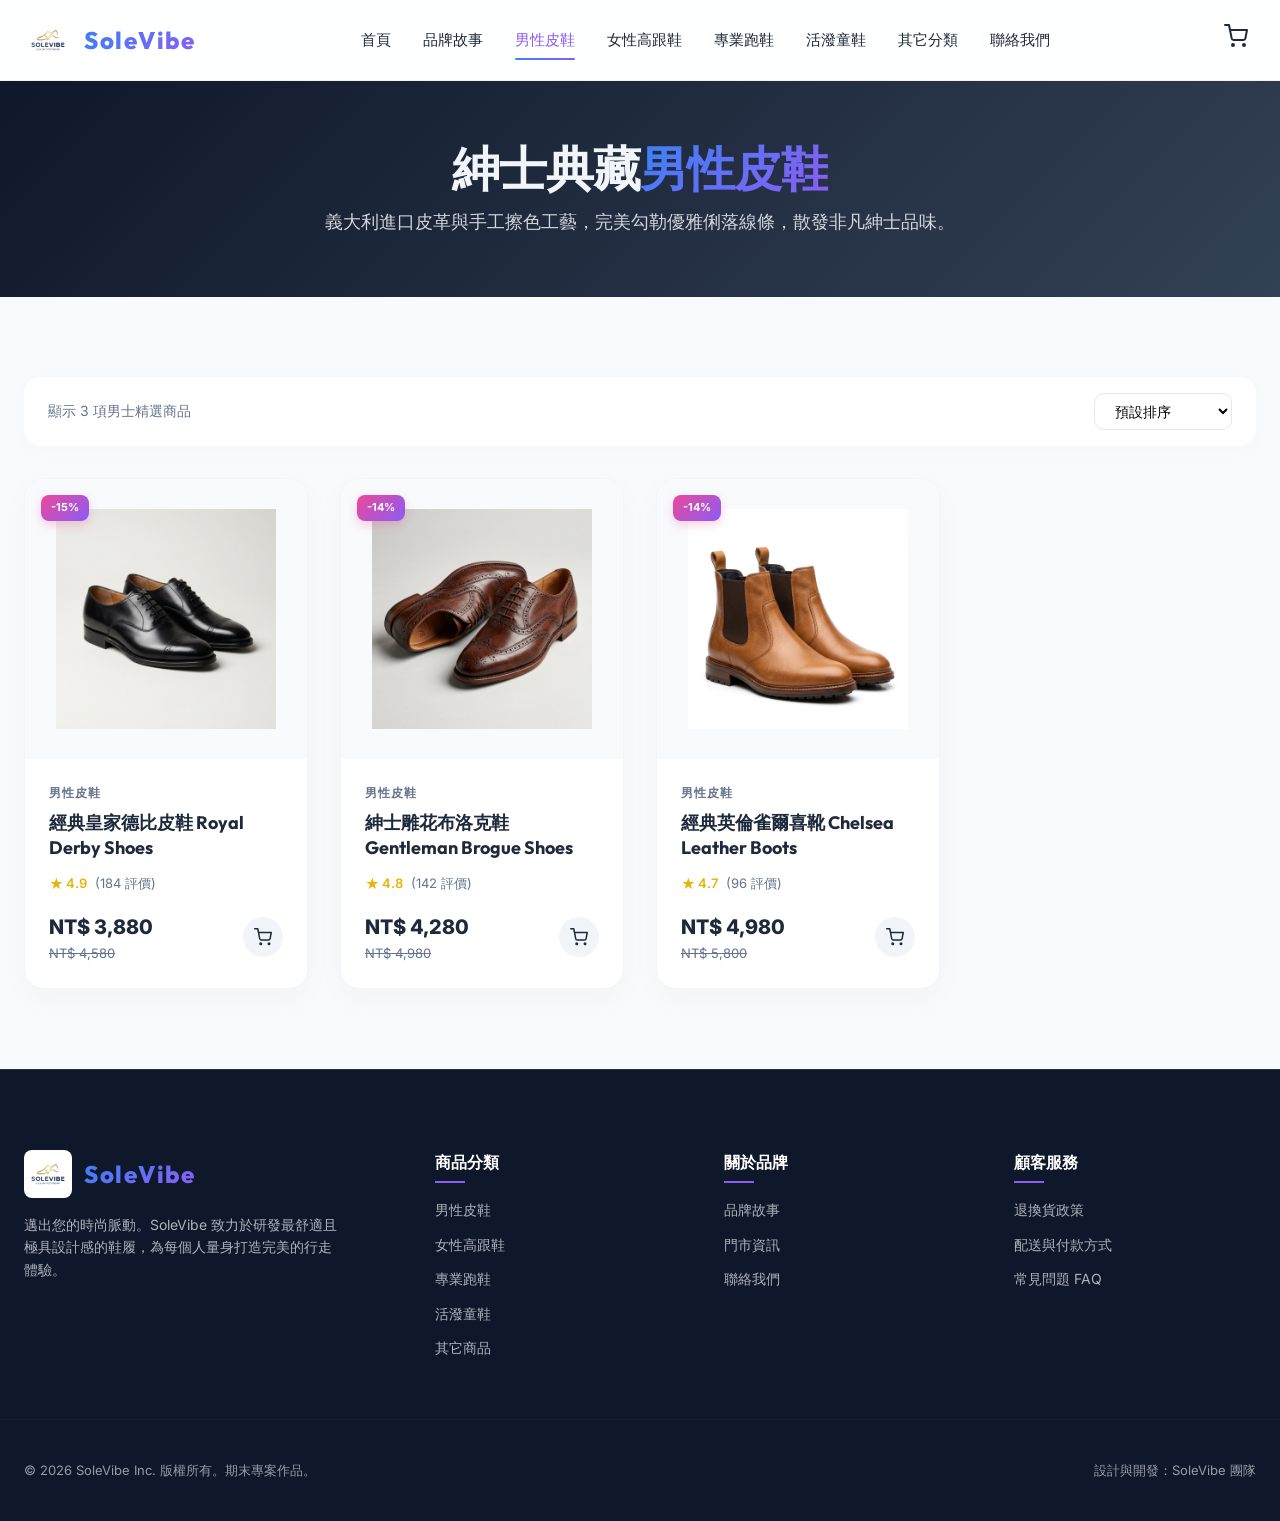
<file: mens.html>
<!DOCTYPE html>
<html lang="zh-TW">
<head>
  <meta charset="UTF-8">
  <meta name="viewport" content="width=device-width, initial-scale=1.0">
  <title>男性皮鞋 | SoleVibe 紳士典藏系列</title>
  <meta name="description" content="SoleVibe 男性皮鞋系列，精選頂級牛皮，純手工雕花與固特異工藝，展現非凡英倫風範。">
  <link rel="stylesheet" href="css/style.css">
</head>
<body>

  <!-- Header Section -->
  <header>
    <div class="container navbar">
      <a href="index.html" class="logo-wrapper">
        <img src="assets/images/logo.png" alt="SoleVibe Logo" class="logo-img">
        <span class="logo-text">SoleVibe</span>
      </a>
      
      <nav class="nav-menu" id="nav-menu">
        <a href="index.html" class="nav-link">首頁</a>
        <a href="about.html" class="nav-link">品牌故事</a>
        <a href="mens.html" class="nav-link active">男性皮鞋</a>
        <a href="womens.html" class="nav-link">女性高跟鞋</a>
        <a href="running.html" class="nav-link">專業跑鞋</a>
        <a href="kids.html" class="nav-link">活潑童鞋</a>
        <a href="others.html" class="nav-link">其它分類</a>
        <a href="contact.html" class="nav-link">聯絡我們</a>
      </nav>

      <div class="nav-actions">
        <a href="cart.html" class="btn-icon-cart" aria-label="購物車">
          <svg xmlns="http://www.w3.org/2000/svg" width="24" height="24" viewBox="0 0 24 24" fill="none" stroke="currentColor" stroke-width="2" stroke-linecap="round" stroke-linejoin="round">
            <circle cx="9" cy="21" r="1"></circle>
            <circle cx="20" cy="21" r="1"></circle>
            <path d="M1 1h4l2.68 13.39a2 2 0 0 0 2 1.61h9.72a2 2 0 0 0 2-1.61L23 6H6"></path>
          </svg>
          <span class="cart-badge">0</span>
        </a>
        <button class="mobile-menu-btn" id="mobile-menu-btn" aria-label="開啟選單">
          <span></span>
          <span></span>
          <span></span>
        </button>
      </div>
    </div>
  </header>

  <!-- Category Banner -->
  <section class="hero" style="padding: 60px 0; background: linear-gradient(135deg, #0f172a 0%, #334155 100%);">
    <div class="container" style="display: block; text-align: center;">
      <h1 class="hero-title" style="font-size: 48px; margin-bottom: 12px;">紳士典藏<span>男性皮鞋</span></h1>
      <p class="hero-desc" style="max-width: 700px; margin: 0 auto; opacity: 0.85;">義大利進口皮革與手工擦色工藝，完美勾勒優雅俐落線條，散發非凡紳士品味。</p>
    </div>
  </section>

  <!-- Products Section -->
  <section class="py-5">
    <div class="container">
      <!-- Filter Bar -->
      <div class="filter-bar">
        <div class="filter-results">
          顯示 3 項男士精選商品
        </div>
        <div class="filter-actions">
          <select id="sort-select" class="filter-sort-select" onchange="renderProducts('mens', this.value)">
            <option value="default">預設排序</option>
            <option value="price-low">價格：低到高</option>
            <option value="price-high">價格：高到低</option>
            <option value="rating">顧客評分最高</option>
          </select>
        </div>
      </div>
      
      <!-- Product Grid -->
      <div class="product-grid" id="product-grid" data-category="mens">
        <!-- Loaded Dynamically via JS -->
      </div>
    </div>
  </section>

  <!-- Footer Section -->
  <footer>
    <div class="container footer-grid">
      <div class="footer-logo-desc">
        <div class="logo-wrapper">
          <img src="assets/images/logo.png" alt="SoleVibe Logo" class="logo-img">
          <span class="logo-text" style="color: white;">SoleVibe</span>
        </div>
        <p>邁出您的時尚脈動。SoleVibe 致力於研發最舒適且極具設計感的鞋履，為每個人量身打造完美的行走體驗。</p>
      </div>
      <div>
        <h4 class="footer-title">商品分類</h4>
        <div class="footer-links">
          <a href="mens.html" class="footer-link">男性皮鞋</a>
          <a href="womens.html" class="footer-link">女性高跟鞋</a>
          <a href="running.html" class="footer-link">專業跑鞋</a>
          <a href="kids.html" class="footer-link">活潑童鞋</a>
          <a href="others.html" class="footer-link">其它商品</a>
        </div>
      </div>
      <div>
        <h4 class="footer-title">關於品牌</h4>
        <div class="footer-links">
          <a href="about.html" class="footer-link">品牌故事</a>
          <a href="about.html#store-locator" class="footer-link">門市資訊</a>
          <a href="contact.html" class="footer-link">聯絡我們</a>
        </div>
      </div>
      <div>
        <h4 class="footer-title">顧客服務</h4>
        <div class="footer-links">
          <a href="#" class="footer-link">退換貨政策</a>
          <a href="#" class="footer-link">配送與付款方式</a>
          <a href="#" class="footer-link">常見問題 FAQ</a>
        </div>
      </div>
    </div>
    <div class="container footer-bottom">
      <p>&copy; 2026 SoleVibe Inc. 版權所有。期末專案作品。</p>
      <p>設計與開發：SoleVibe 團隊</p>
    </div>
  </footer>

  <!-- Scripts -->
  <script src="js/products.js"></script>
  <script src="js/main.js"></script>
</body>
</html>
</file>
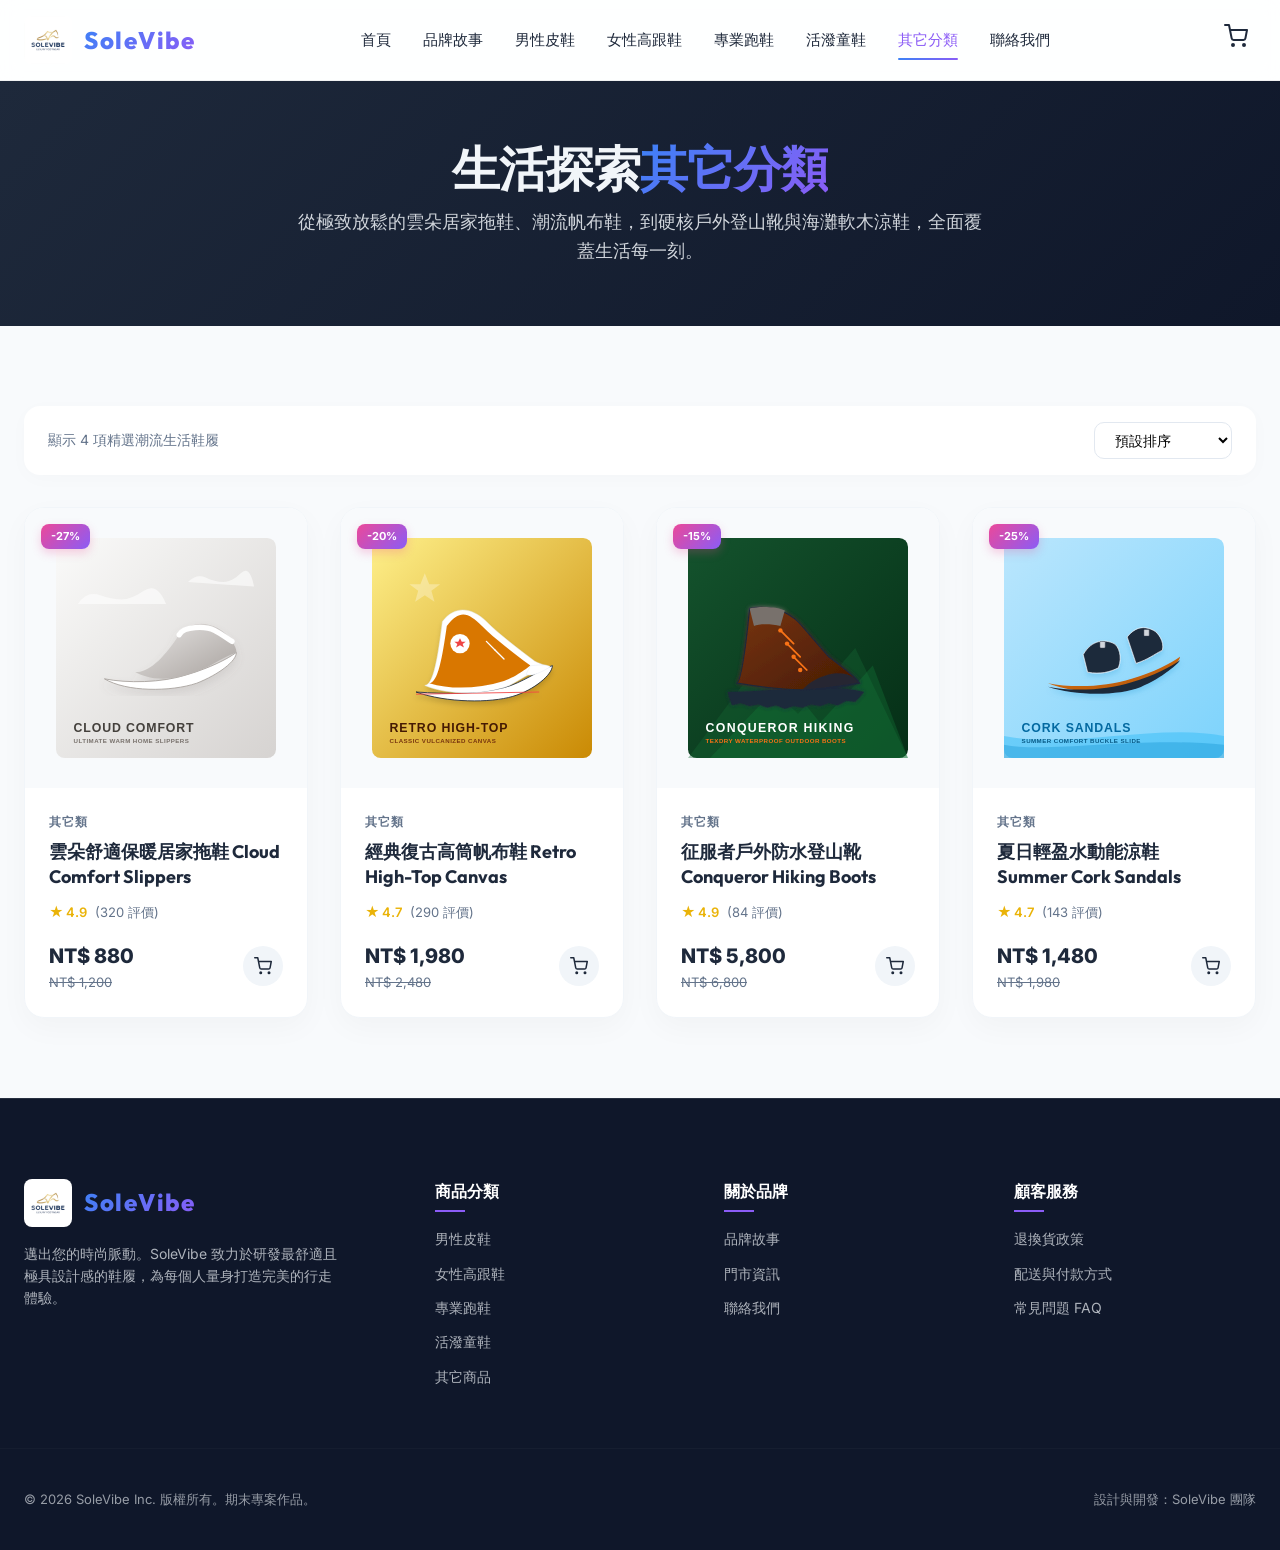
<file: others.html>
<!DOCTYPE html>
<html lang="zh-TW">
<head>
  <meta charset="UTF-8">
  <meta name="viewport" content="width=device-width, initial-scale=1.0">
  <title>其它鞋履分類 | SoleVibe 潮流生活探索</title>
  <meta name="description" content="SoleVibe 其它鞋款系列，包括居家拖鞋、復古帆布鞋、戶外防水登山靴與夏季軟木涼鞋，滿足您多樣化的日常與戶外生活場景。">
  <link rel="stylesheet" href="css/style.css">
</head>
<body>

  <!-- Header Section -->
  <header>
    <div class="container navbar">
      <a href="index.html" class="logo-wrapper">
        <img src="assets/images/logo.png" alt="SoleVibe Logo" class="logo-img">
        <span class="logo-text">SoleVibe</span>
      </a>
      
      <nav class="nav-menu" id="nav-menu">
        <a href="index.html" class="nav-link">首頁</a>
        <a href="about.html" class="nav-link">品牌故事</a>
        <a href="mens.html" class="nav-link">男性皮鞋</a>
        <a href="womens.html" class="nav-link">女性高跟鞋</a>
        <a href="running.html" class="nav-link">專業跑鞋</a>
        <a href="kids.html" class="nav-link">活潑童鞋</a>
        <a href="others.html" class="nav-link active">其它分類</a>
        <a href="contact.html" class="nav-link">聯絡我們</a>
      </nav>

      <div class="nav-actions">
        <a href="cart.html" class="btn-icon-cart" aria-label="購物車">
          <svg xmlns="http://www.w3.org/2000/svg" width="24" height="24" viewBox="0 0 24 24" fill="none" stroke="currentColor" stroke-width="2" stroke-linecap="round" stroke-linejoin="round">
            <circle cx="9" cy="21" r="1"></circle>
            <circle cx="20" cy="21" r="1"></circle>
            <path d="M1 1h4l2.68 13.39a2 2 0 0 0 2 1.61h9.72a2 2 0 0 0 2-1.61L23 6H6"></path>
          </svg>
          <span class="cart-badge">0</span>
        </a>
        <button class="mobile-menu-btn" id="mobile-menu-btn" aria-label="開啟選單">
          <span></span>
          <span></span>
          <span></span>
        </button>
      </div>
    </div>
  </header>

  <!-- Category Banner -->
  <section class="hero" style="padding: 60px 0; background: linear-gradient(135deg, #1e293b 0%, #0f172a 100%);">
    <div class="container" style="display: block; text-align: center;">
      <h1 class="hero-title" style="font-size: 48px; margin-bottom: 12px;">生活探索<span>其它分類</span></h1>
      <p class="hero-desc" style="max-width: 700px; margin: 0 auto; opacity: 0.85;">從極致放鬆的雲朵居家拖鞋、潮流帆布鞋，到硬核戶外登山靴與海灘軟木涼鞋，全面覆蓋生活每一刻。</p>
    </div>
  </section>

  <!-- Products Section -->
  <section class="py-5">
    <div class="container">
      <!-- Filter Bar -->
      <div class="filter-bar">
        <div class="filter-results">
          顯示 4 項精選潮流生活鞋履
        </div>
        <div class="filter-actions">
          <select id="sort-select" class="filter-sort-select" onchange="renderProducts('others', this.value)">
            <option value="default">預設排序</option>
            <option value="price-low">價格：低到高</option>
            <option value="price-high">價格：高到低</option>
            <option value="rating">顧客評分最高</option>
          </select>
        </div>
      </div>
      
      <!-- Product Grid -->
      <div class="product-grid" id="product-grid" data-category="others">
        <!-- Loaded Dynamically via JS -->
      </div>
    </div>
  </section>

  <!-- Footer Section -->
  <footer>
    <div class="container footer-grid">
      <div class="footer-logo-desc">
        <div class="logo-wrapper">
          <img src="assets/images/logo.png" alt="SoleVibe Logo" class="logo-img">
          <span class="logo-text" style="color: white;">SoleVibe</span>
        </div>
        <p>邁出您的時尚脈動。SoleVibe 致力於研發最舒適且極具設計感的鞋履，為每個人量身打造完美的行走體驗。</p>
      </div>
      <div>
        <h4 class="footer-title">商品分類</h4>
        <div class="footer-links">
          <a href="mens.html" class="footer-link">男性皮鞋</a>
          <a href="womens.html" class="footer-link">女性高跟鞋</a>
          <a href="running.html" class="footer-link">專業跑鞋</a>
          <a href="kids.html" class="footer-link">活潑童鞋</a>
          <a href="others.html" class="footer-link">其它商品</a>
        </div>
      </div>
      <div>
        <h4 class="footer-title">關於品牌</h4>
        <div class="footer-links">
          <a href="about.html" class="footer-link">品牌故事</a>
          <a href="about.html#store-locator" class="footer-link">門市資訊</a>
          <a href="contact.html" class="footer-link">聯絡我們</a>
        </div>
      </div>
      <div>
        <h4 class="footer-title">顧客服務</h4>
        <div class="footer-links">
          <a href="#" class="footer-link">退換貨政策</a>
          <a href="#" class="footer-link">配送與付款方式</a>
          <a href="#" class="footer-link">常見問題 FAQ</a>
        </div>
      </div>
    </div>
    <div class="container footer-bottom">
      <p>&copy; 2026 SoleVibe Inc. 版權所有。期末專案作品。</p>
      <p>設計與開發：SoleVibe 團隊</p>
    </div>
  </footer>

  <!-- Scripts -->
  <script src="js/products.js"></script>
  <script src="js/main.js"></script>
</body>
</html>
</file>
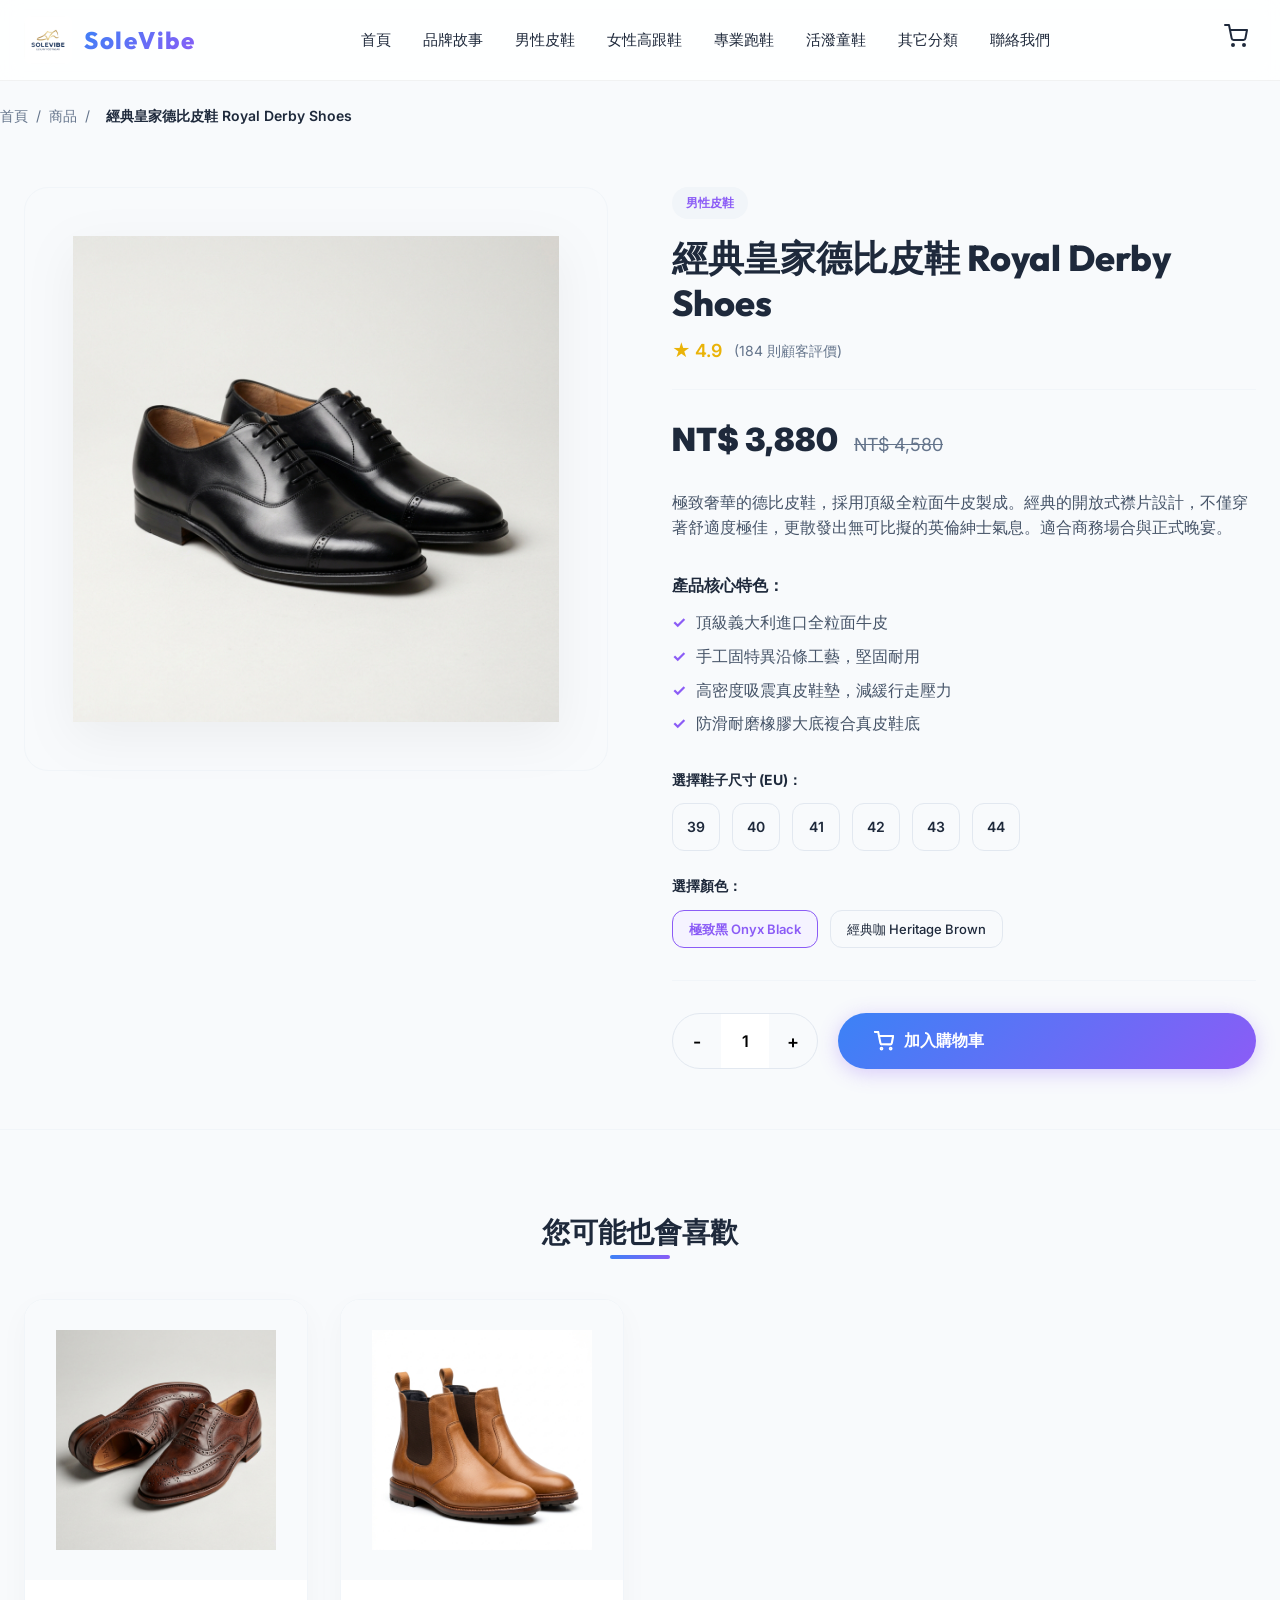
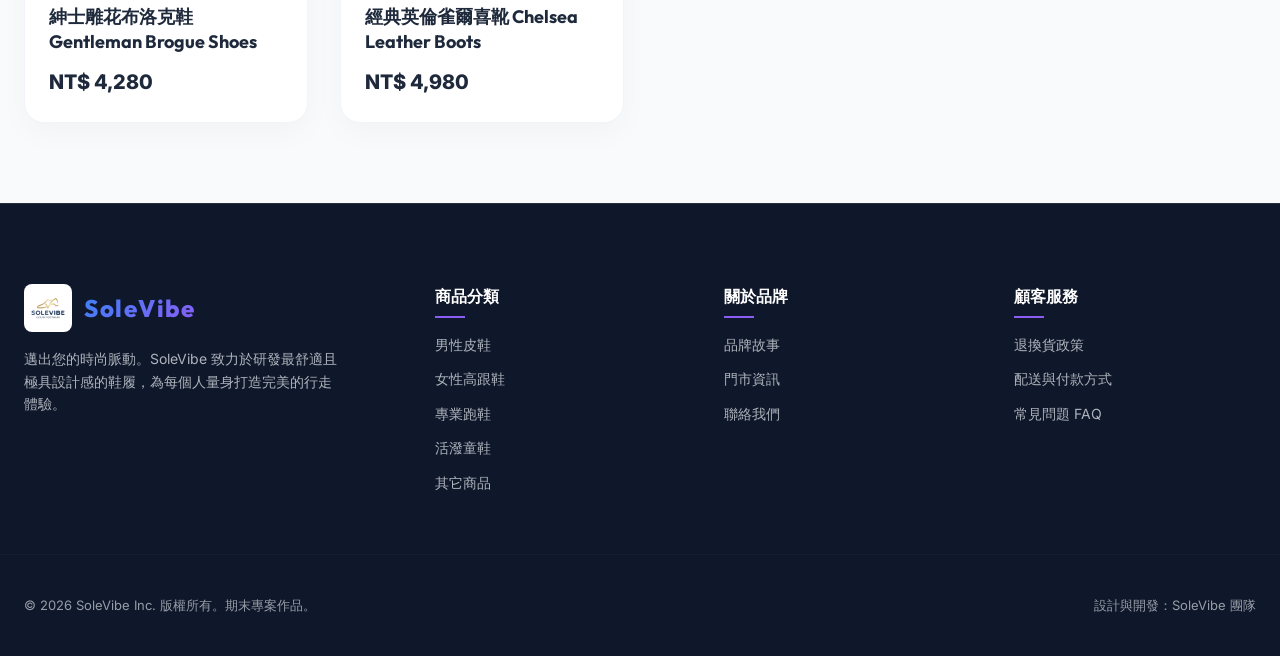
<file: product.html>
<!DOCTYPE html>
<html lang="zh-TW">
<head>
  <meta charset="UTF-8">
  <meta name="viewport" content="width=device-width, initial-scale=1.0">
  <title>商品詳情 | SoleVibe</title>
  <meta name="description" content="SoleVibe 商品詳情頁面，瀏覽精緻細節、特色功能、尺寸及顏色規格。">
  <link rel="stylesheet" href="css/style.css">
  <style>
    /* Custom Breadcrumb styling */
    .breadcrumb {
      padding: 24px 0 0;
      font-size: 14px;
      color: var(--text-muted);
    }
    .breadcrumb a:hover {
      color: var(--primary);
    }
    .breadcrumb span {
      margin: 0 8px;
    }
  </style>
</head>
<body>

  <!-- Header Section -->
  <header>
    <div class="container navbar">
      <a href="index.html" class="logo-wrapper">
        <img src="assets/images/logo.png" alt="SoleVibe Logo" class="logo-img">
        <span class="logo-text">SoleVibe</span>
      </a>
      
      <nav class="nav-menu" id="nav-menu">
        <a href="index.html" class="nav-link">首頁</a>
        <a href="about.html" class="nav-link">品牌故事</a>
        <a href="mens.html" class="nav-link">男性皮鞋</a>
        <a href="womens.html" class="nav-link">女性高跟鞋</a>
        <a href="running.html" class="nav-link">專業跑鞋</a>
        <a href="kids.html" class="nav-link">活潑童鞋</a>
        <a href="others.html" class="nav-link">其它分類</a>
        <a href="contact.html" class="nav-link">聯絡我們</a>
      </nav>

      <div class="nav-actions">
        <a href="cart.html" class="btn-icon-cart" aria-label="購物車">
          <svg xmlns="http://www.w3.org/2000/svg" width="24" height="24" viewBox="0 0 24 24" fill="none" stroke="currentColor" stroke-width="2" stroke-linecap="round" stroke-linejoin="round">
            <circle cx="9" cy="21" r="1"></circle>
            <circle cx="20" cy="21" r="1"></circle>
            <path d="M1 1h4l2.68 13.39a2 2 0 0 0 2 1.61h9.72a2 2 0 0 0 2-1.61L23 6H6"></path>
          </svg>
          <span class="cart-badge">0</span>
        </a>
        <button class="mobile-menu-btn" id="mobile-menu-btn" aria-label="開啟選單">
          <span></span>
          <span></span>
          <span></span>
        </button>
      </div>
    </div>
  </header>

  <!-- Breadcrumb -->
  <div class="container breadcrumb">
    <a href="index.html">首頁</a><span>/</span><a href="#" id="breadcrumb-category">商品</a><span>/</span><span id="breadcrumb-current" style="color: var(--text-dark); font-weight: 600;">商品名稱</span>
  </div>

  <!-- Product Detail Section -->
  <section class="product-detail-section">
    <div class="container product-detail-container">
      <!-- Media Column -->
      <div class="product-detail-media">
        <img id="detail-img" src="" alt="商品圖片">
      </div>
      
      <!-- Info Column -->
      <div class="product-detail-info">
        <span class="category-badge" id="detail-cat">分類</span>
        <h1 id="detail-name">商品名稱</h1>
        
        <div class="detail-rating-box">
          <div class="rating" style="font-size: 18px;">
            <span>★</span> <span id="detail-rating" style="margin-left: 4px;">4.9</span>
          </div>
          <span id="detail-reviews" style="color: var(--text-muted); font-size: 14px;">(0 則顧客評價)</span>
        </div>

        <div class="detail-price-box">
          <span class="detail-price" id="detail-price">NT$ 0</span>
          <span class="detail-original-price" id="detail-original-price">NT$ 0</span>
        </div>

        <p class="detail-desc" id="detail-desc">詳細商品行銷與規格描述...</p>
        
        <h4 class="features-title">產品核心特色：</h4>
        <ul class="detail-features" id="detail-features">
          <!-- Features lists injected here -->
        </ul>

        <!-- Selectors -->
        <div class="selector-group">
          <span class="selector-label">選擇鞋子尺寸 (EU)：</span>
          <div class="size-selector" id="size-selector-container">
            <!-- Sizes radio inputs -->
          </div>
        </div>

        <div class="selector-group">
          <span class="selector-label">選擇顏色：</span>
          <div class="color-selector" id="color-selector-container">
            <!-- Colors radio inputs -->
          </div>
        </div>

        <!-- Purchase Action -->
        <div class="purchase-actions">
          <div class="qty-selector">
            <button id="qty-minus" aria-label="減少數量">-</button>
            <input type="text" id="qty-input" value="1" readonly>
            <button id="qty-plus" aria-label="增加數量">+</button>
          </div>
          <button class="btn-primary btn-add-cart-large" id="btn-add-to-cart">
            <svg xmlns="http://www.w3.org/2000/svg" width="20" height="20" viewBox="0 0 24 24" fill="none" stroke="currentColor" stroke-width="2.5" stroke-linecap="round" stroke-linejoin="round"><circle cx="9" cy="21" r="1"></circle><circle cx="20" cy="21" r="1"></circle><path d="M1 1h4l2.68 13.39a2 2 0 0 0 2 1.61h9.72a2 2 0 0 0 2-1.61L23 6H6"></path></svg>
            <span>加入購物車</span>
          </button>
        </div>
      </div>
    </div>
  </section>

  <!-- Related Products Section -->
  <section class="py-5" style="background-color: #f8fafc; border-top: 1px solid #f1f5f9;">
    <div class="container">
      <div class="section-title-box text-center" style="margin-bottom: 32px;">
        <h2 class="section-title" style="font-size: 28px;">您可能也會喜歡</h2>
      </div>
      <div class="product-grid" id="related-products-grid">
        <!-- Dynamically injected -->
      </div>
    </div>
  </section>

  <!-- Footer Section -->
  <footer>
    <div class="container footer-grid">
      <div class="footer-logo-desc">
        <div class="logo-wrapper">
          <img src="assets/images/logo.png" alt="SoleVibe Logo" class="logo-img">
          <span class="logo-text" style="color: white;">SoleVibe</span>
        </div>
        <p>邁出您的時尚脈動。SoleVibe 致力於研發最舒適且極具設計感的鞋履，為每個人量身打造完美的行走體驗。</p>
      </div>
      <div>
        <h4 class="footer-title">商品分類</h4>
        <div class="footer-links">
          <a href="mens.html" class="footer-link">男性皮鞋</a>
          <a href="womens.html" class="footer-link">女性高跟鞋</a>
          <a href="running.html" class="footer-link">專業跑鞋</a>
          <a href="kids.html" class="footer-link">活潑童鞋</a>
          <a href="others.html" class="footer-link">其它商品</a>
        </div>
      </div>
      <div>
        <h4 class="footer-title">關於品牌</h4>
        <div class="footer-links">
          <a href="about.html" class="footer-link">品牌故事</a>
          <a href="about.html#store-locator" class="footer-link">門市資訊</a>
          <a href="contact.html" class="footer-link">聯絡我們</a>
        </div>
      </div>
      <div>
        <h4 class="footer-title">顧客服務</h4>
        <div class="footer-links">
          <a href="#" class="footer-link">退換貨政策</a>
          <a href="#" class="footer-link">配送與付款方式</a>
          <a href="#" class="footer-link">常見問題 FAQ</a>
        </div>
      </div>
    </div>
    <div class="container footer-bottom">
      <p>&copy; 2026 SoleVibe Inc. 版權所有。期末專案作品。</p>
      <p>設計與開發：SoleVibe 團隊</p>
    </div>
  </footer>

  <!-- Scripts -->
  <script src="js/products.js"></script>
  <script src="js/main.js"></script>
</body>
</html>
</file>
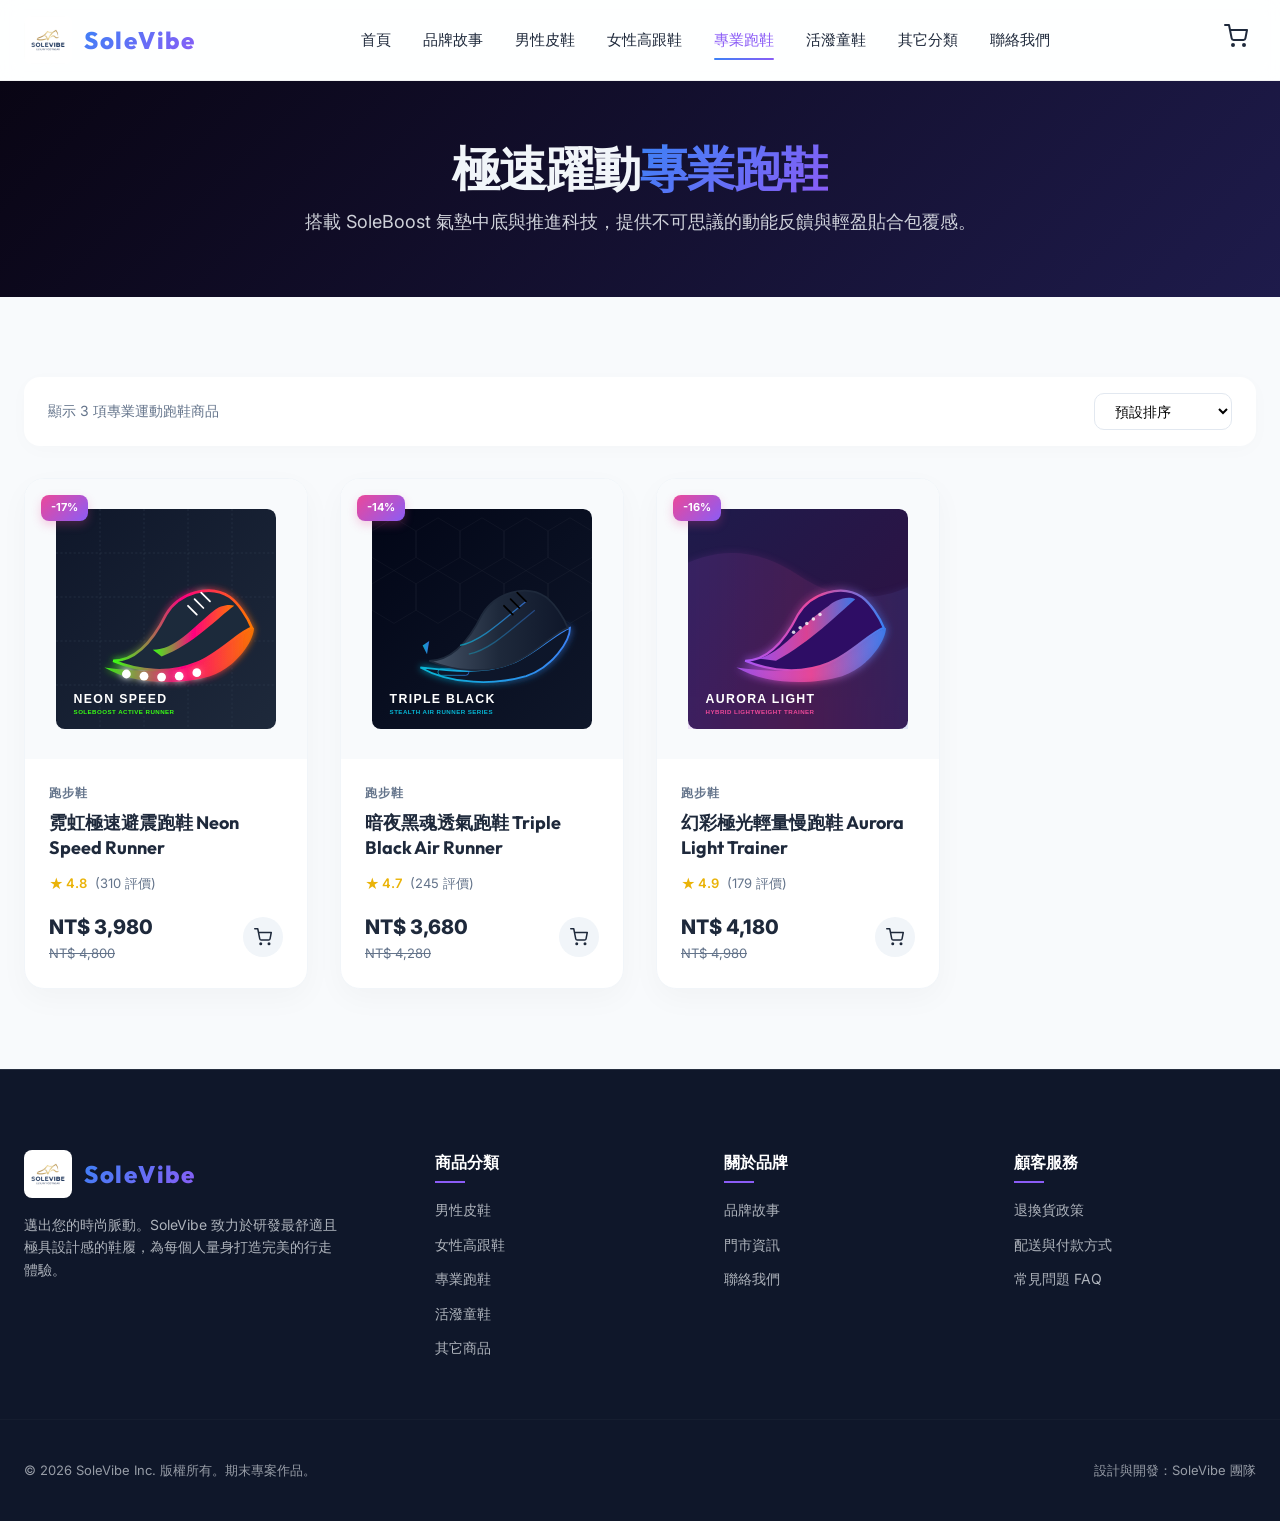
<file: running.html>
<!DOCTYPE html>
<html lang="zh-TW">
<head>
  <meta charset="UTF-8">
  <meta name="viewport" content="width=device-width, initial-scale=1.0">
  <title>專業跑鞋 | SoleVibe 科技運動系列</title>
  <meta name="description" content="SoleVibe 專業跑鞋系列，配備專利超回彈中底與碳纖維推進板，讓您在跑道上釋放極限潛能。">
  <link rel="stylesheet" href="css/style.css">
</head>
<body>

  <!-- Header Section -->
  <header>
    <div class="container navbar">
      <a href="index.html" class="logo-wrapper">
        <img src="assets/images/logo.png" alt="SoleVibe Logo" class="logo-img">
        <span class="logo-text">SoleVibe</span>
      </a>
      
      <nav class="nav-menu" id="nav-menu">
        <a href="index.html" class="nav-link">首頁</a>
        <a href="about.html" class="nav-link">品牌故事</a>
        <a href="mens.html" class="nav-link">男性皮鞋</a>
        <a href="womens.html" class="nav-link">女性高跟鞋</a>
        <a href="running.html" class="nav-link active">專業跑鞋</a>
        <a href="kids.html" class="nav-link">活潑童鞋</a>
        <a href="others.html" class="nav-link">其它分類</a>
        <a href="contact.html" class="nav-link">聯絡我們</a>
      </nav>

      <div class="nav-actions">
        <a href="cart.html" class="btn-icon-cart" aria-label="購物車">
          <svg xmlns="http://www.w3.org/2000/svg" width="24" height="24" viewBox="0 0 24 24" fill="none" stroke="currentColor" stroke-width="2" stroke-linecap="round" stroke-linejoin="round">
            <circle cx="9" cy="21" r="1"></circle>
            <circle cx="20" cy="21" r="1"></circle>
            <path d="M1 1h4l2.68 13.39a2 2 0 0 0 2 1.61h9.72a2 2 0 0 0 2-1.61L23 6H6"></path>
          </svg>
          <span class="cart-badge">0</span>
        </a>
        <button class="mobile-menu-btn" id="mobile-menu-btn" aria-label="開啟選單">
          <span></span>
          <span></span>
          <span></span>
        </button>
      </div>
    </div>
  </header>

  <!-- Category Banner -->
  <section class="hero" style="padding: 60px 0; background: linear-gradient(135deg, #090514 0%, #1e1b4b 100%);">
    <div class="container" style="display: block; text-align: center;">
      <h1 class="hero-title" style="font-size: 48px; margin-bottom: 12px;">極速躍動<span>專業跑鞋</span></h1>
      <p class="hero-desc" style="max-width: 700px; margin: 0 auto; opacity: 0.85;">搭載 SoleBoost 氣墊中底與推進科技，提供不可思議的動能反饋與輕盈貼合包覆感。</p>
    </div>
  </section>

  <!-- Products Section -->
  <section class="py-5">
    <div class="container">
      <!-- Filter Bar -->
      <div class="filter-bar">
        <div class="filter-results">
          顯示 3 項專業運動跑鞋商品
        </div>
        <div class="filter-actions">
          <select id="sort-select" class="filter-sort-select" onchange="renderProducts('running', this.value)">
            <option value="default">預設排序</option>
            <option value="price-low">價格：低到高</option>
            <option value="price-high">價格：高到低</option>
            <option value="rating">顧客評分最高</option>
          </select>
        </div>
      </div>
      
      <!-- Product Grid -->
      <div class="product-grid" id="product-grid" data-category="running">
        <!-- Loaded Dynamically via JS -->
      </div>
    </div>
  </section>

  <!-- Footer Section -->
  <footer>
    <div class="container footer-grid">
      <div class="footer-logo-desc">
        <div class="logo-wrapper">
          <img src="assets/images/logo.png" alt="SoleVibe Logo" class="logo-img">
          <span class="logo-text" style="color: white;">SoleVibe</span>
        </div>
        <p>邁出您的時尚脈動。SoleVibe 致力於研發最舒適且極具設計感的鞋履，為每個人量身打造完美的行走體驗。</p>
      </div>
      <div>
        <h4 class="footer-title">商品分類</h4>
        <div class="footer-links">
          <a href="mens.html" class="footer-link">男性皮鞋</a>
          <a href="womens.html" class="footer-link">女性高跟鞋</a>
          <a href="running.html" class="footer-link">專業跑鞋</a>
          <a href="kids.html" class="footer-link">活潑童鞋</a>
          <a href="others.html" class="footer-link">其它商品</a>
        </div>
      </div>
      <div>
        <h4 class="footer-title">關於品牌</h4>
        <div class="footer-links">
          <a href="about.html" class="footer-link">品牌故事</a>
          <a href="about.html#store-locator" class="footer-link">門市資訊</a>
          <a href="contact.html" class="footer-link">聯絡我們</a>
        </div>
      </div>
      <div>
        <h4 class="footer-title">顧客服務</h4>
        <div class="footer-links">
          <a href="#" class="footer-link">退換貨政策</a>
          <a href="#" class="footer-link">配送與付款方式</a>
          <a href="#" class="footer-link">常見問題 FAQ</a>
        </div>
      </div>
    </div>
    <div class="container footer-bottom">
      <p>&copy; 2026 SoleVibe Inc. 版權所有。期末專案作品。</p>
      <p>設計與開發：SoleVibe 團隊</p>
    </div>
  </footer>

  <!-- Scripts -->
  <script src="js/products.js"></script>
  <script src="js/main.js"></script>
</body>
</html>
</file>
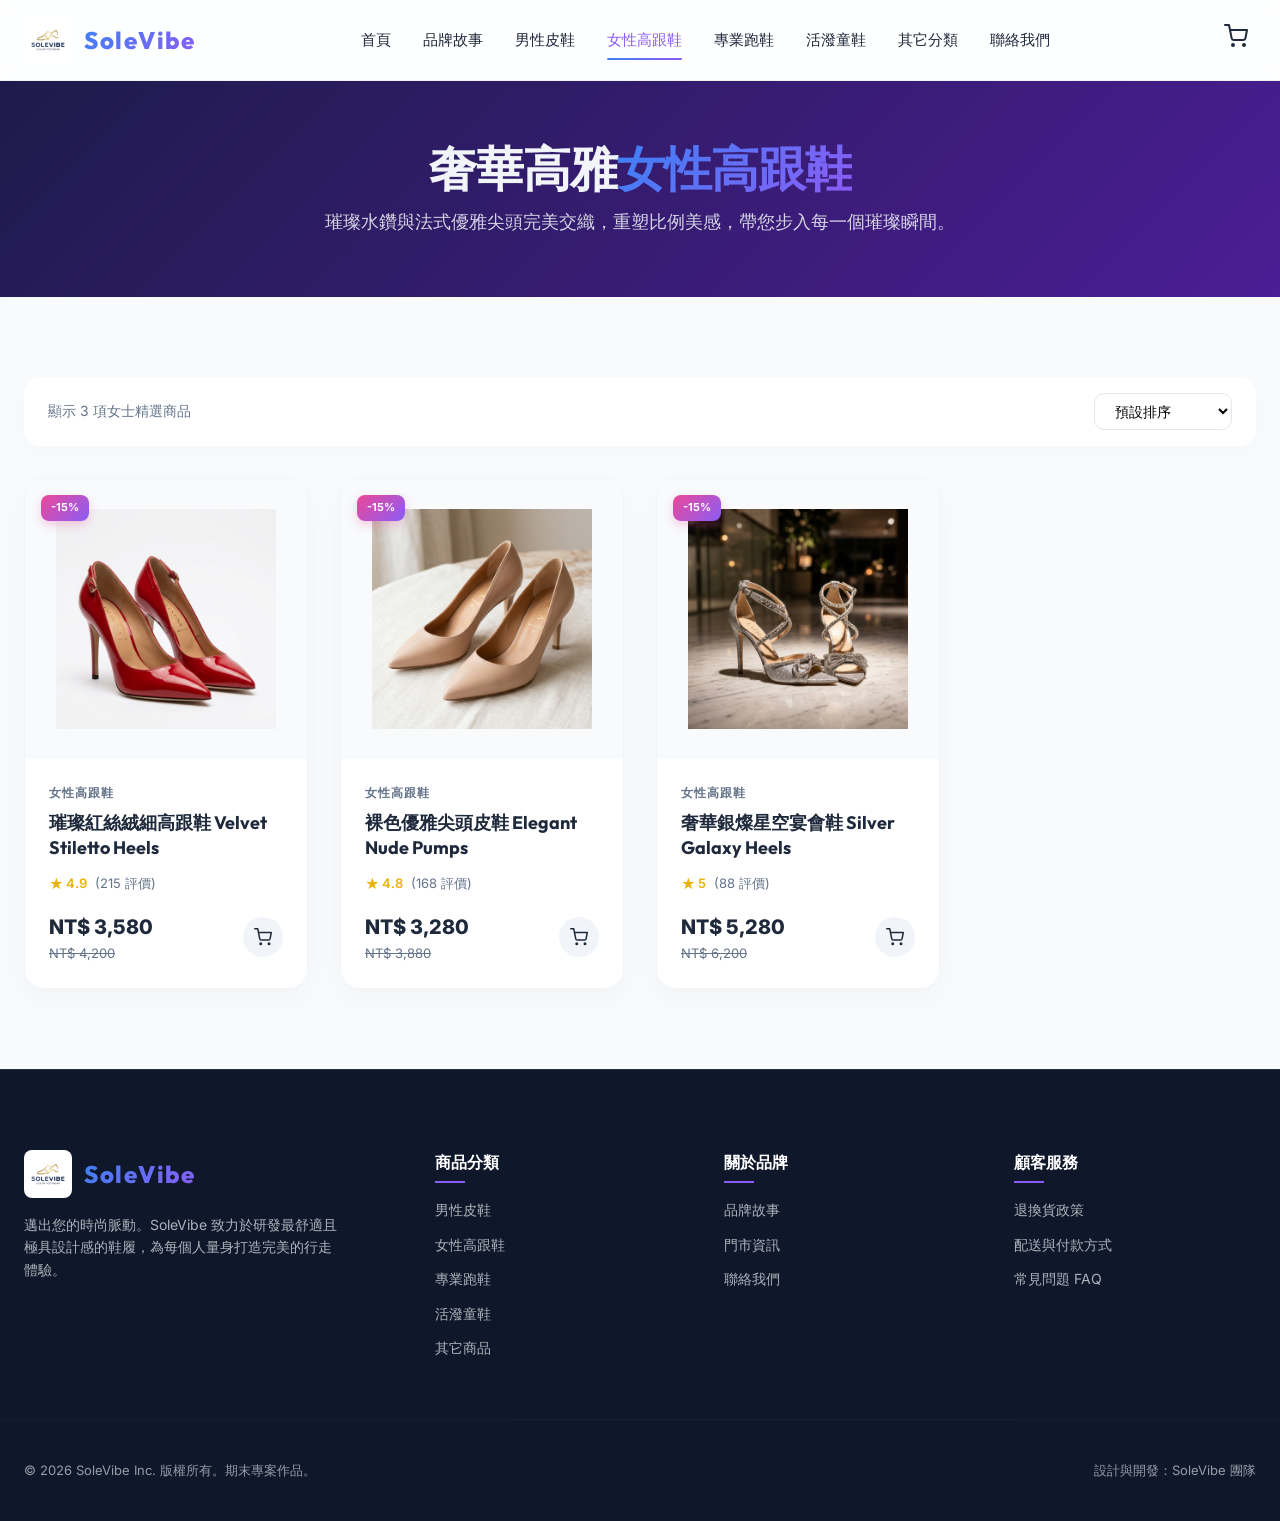
<file: womens.html>
<!DOCTYPE html>
<html lang="zh-TW">
<head>
  <meta charset="UTF-8">
  <meta name="viewport" content="width=device-width, initial-scale=1.0">
  <title>女性高跟鞋 | SoleVibe 奢華女王系列</title>
  <meta name="description" content="SoleVibe 女性高跟鞋系列，璀璨水晶鑲嵌與優雅絲絨面料，專為婚禮、派對與宴會設計的高端高跟鞋。">
  <link rel="stylesheet" href="css/style.css">
</head>
<body>

  <!-- Header Section -->
  <header>
    <div class="container navbar">
      <a href="index.html" class="logo-wrapper">
        <img src="assets/images/logo.png" alt="SoleVibe Logo" class="logo-img">
        <span class="logo-text">SoleVibe</span>
      </a>
      
      <nav class="nav-menu" id="nav-menu">
        <a href="index.html" class="nav-link">首頁</a>
        <a href="about.html" class="nav-link">品牌故事</a>
        <a href="mens.html" class="nav-link">男性皮鞋</a>
        <a href="womens.html" class="nav-link active">女性高跟鞋</a>
        <a href="running.html" class="nav-link">專業跑鞋</a>
        <a href="kids.html" class="nav-link">活潑童鞋</a>
        <a href="others.html" class="nav-link">其它分類</a>
        <a href="contact.html" class="nav-link">聯絡我們</a>
      </nav>

      <div class="nav-actions">
        <a href="cart.html" class="btn-icon-cart" aria-label="購物車">
          <svg xmlns="http://www.w3.org/2000/svg" width="24" height="24" viewBox="0 0 24 24" fill="none" stroke="currentColor" stroke-width="2" stroke-linecap="round" stroke-linejoin="round">
            <circle cx="9" cy="21" r="1"></circle>
            <circle cx="20" cy="21" r="1"></circle>
            <path d="M1 1h4l2.68 13.39a2 2 0 0 0 2 1.61h9.72a2 2 0 0 0 2-1.61L23 6H6"></path>
          </svg>
          <span class="cart-badge">0</span>
        </a>
        <button class="mobile-menu-btn" id="mobile-menu-btn" aria-label="開啟選單">
          <span></span>
          <span></span>
          <span></span>
        </button>
      </div>
    </div>
  </header>

  <!-- Category Banner -->
  <section class="hero" style="padding: 60px 0; background: linear-gradient(135deg, #1e1b4b 0%, #4c1d95 100%);">
    <div class="container" style="display: block; text-align: center;">
      <h1 class="hero-title" style="font-size: 48px; margin-bottom: 12px;">奢華高雅<span>女性高跟鞋</span></h1>
      <p class="hero-desc" style="max-width: 700px; margin: 0 auto; opacity: 0.85;">璀璨水鑽與法式優雅尖頭完美交織，重塑比例美感，帶您步入每一個璀璨瞬間。</p>
    </div>
  </section>

  <!-- Products Section -->
  <section class="py-5">
    <div class="container">
      <!-- Filter Bar -->
      <div class="filter-bar">
        <div class="filter-results">
          顯示 3 項女士精選商品
        </div>
        <div class="filter-actions">
          <select id="sort-select" class="filter-sort-select" onchange="renderProducts('womens', this.value)">
            <option value="default">預設排序</option>
            <option value="price-low">價格：低到高</option>
            <option value="price-high">價格：高到低</option>
            <option value="rating">顧客評分最高</option>
          </select>
        </div>
      </div>
      
      <!-- Product Grid -->
      <div class="product-grid" id="product-grid" data-category="womens">
        <!-- Loaded Dynamically via JS -->
      </div>
    </div>
  </section>

  <!-- Footer Section -->
  <footer>
    <div class="container footer-grid">
      <div class="footer-logo-desc">
        <div class="logo-wrapper">
          <img src="assets/images/logo.png" alt="SoleVibe Logo" class="logo-img">
          <span class="logo-text" style="color: white;">SoleVibe</span>
        </div>
        <p>邁出您的時尚脈動。SoleVibe 致力於研發最舒適且極具設計感的鞋履，為每個人量身打造完美的行走體驗。</p>
      </div>
      <div>
        <h4 class="footer-title">商品分類</h4>
        <div class="footer-links">
          <a href="mens.html" class="footer-link">男性皮鞋</a>
          <a href="womens.html" class="footer-link">女性高跟鞋</a>
          <a href="running.html" class="footer-link">專業跑鞋</a>
          <a href="kids.html" class="footer-link">活潑童鞋</a>
          <a href="others.html" class="footer-link">其它商品</a>
        </div>
      </div>
      <div>
        <h4 class="footer-title">關於品牌</h4>
        <div class="footer-links">
          <a href="about.html" class="footer-link">品牌故事</a>
          <a href="about.html#store-locator" class="footer-link">門市資訊</a>
          <a href="contact.html" class="footer-link">聯絡我們</a>
        </div>
      </div>
      <div>
        <h4 class="footer-title">顧客服務</h4>
        <div class="footer-links">
          <a href="#" class="footer-link">退換貨政策</a>
          <a href="#" class="footer-link">配送與付款方式</a>
          <a href="#" class="footer-link">常見問題 FAQ</a>
        </div>
      </div>
    </div>
    <div class="container footer-bottom">
      <p>&copy; 2026 SoleVibe Inc. 版權所有。期末專案作品。</p>
      <p>設計與開發：SoleVibe 團隊</p>
    </div>
  </footer>

  <!-- Scripts -->
  <script src="js/products.js"></script>
  <script src="js/main.js"></script>
</body>
</html>
</file>
<file: css/style.css>
/* SoleVibe Shoe Retail Web App - Stylesheet */

@import url('https://fonts.googleapis.com/css2?family=Inter:wght@300;400;500;600;700;800&family=Outfit:wght@400;500;600;700;800;900&family=Playfair+Display:ital,wght@0,600;0,700;1,500&display=swap');

:root {
  --primary-gradient: linear-gradient(135deg, #3b82f6 0%, #8b5cf6 100%);
  --secondary-gradient: linear-gradient(135deg, #ec4899 0%, #8b5cf6 100%);
  --dark-gradient: linear-gradient(135deg, #0f172a 0%, #1e1b4b 100%);
  --gold-gradient: linear-gradient(135deg, #fbbf24 0%, #f59e0b 100%);
  
  --primary: #8b5cf6;
  --primary-hover: #7c3aed;
  --secondary: #ec4899;
  --dark: #0f172a;
  --light: #f8fafc;
  --text-dark: #1e293b;
  --text-light: #f1f5f9;
  --text-muted: #64748b;
  --border-light: rgba(255, 255, 255, 0.1);
  --border-dark: #e2e8f0;
  
  --glass-bg: rgba(255, 255, 255, 0.7);
  --glass-bg-dark: rgba(15, 23, 42, 0.75);
  --glass-border: rgba(255, 255, 255, 0.2);
  --glass-shadow: 0 8px 32px 0 rgba(31, 38, 135, 0.08);
  
  --font-sans: 'Inter', sans-serif;
  --font-heading: 'Outfit', sans-serif;
  --font-serif: 'Playfair Display', serif;
  
  --transition-smooth: all 0.4s cubic-bezier(0.4, 0, 0.2, 1);
  --transition-fast: all 0.2s ease;
}

/* Base Reset */
* {
  margin: 0;
  padding: 0;
  box-sizing: border-box;
  scroll-behavior: smooth;
}

body {
  font-family: var(--font-sans);
  background-color: var(--light);
  color: var(--text-dark);
  line-height: 1.6;
  overflow-x: hidden;
}

h1, h2, h3, h4, h5, h6 {
  font-family: var(--font-heading);
  font-weight: 700;
}

a {
  text-decoration: none;
  color: inherit;
  transition: var(--transition-fast);
}

button, input, select, textarea {
  font-family: inherit;
}

ul {
  list-style: none;
}

/* Utility Classes */
.container {
  max-width: 1280px;
  margin: 0 auto;
  padding: 0 24px;
}

.text-center { text-align: center; }
.py-5 { padding-top: 80px; padding-bottom: 80px; }
.pb-5 { padding-bottom: 80px; }
.font-semibold { font-weight: 600; }
.text-primary { color: var(--primary); }
.mt-4 { margin-top: 24px; }

/* Glassmorphism Styles */
.glass-panel {
  background: var(--glass-bg);
  backdrop-filter: blur(12px) saturate(180%);
  -webkit-backdrop-filter: blur(12px) saturate(180%);
  border: 1px solid var(--glass-border);
  box-shadow: var(--glass-shadow);
  border-radius: 20px;
}

.glass-panel-dark {
  background: var(--glass-bg-dark);
  backdrop-filter: blur(16px) saturate(180%);
  -webkit-backdrop-filter: blur(16px) saturate(180%);
  border: 1px solid var(--border-light);
  box-shadow: 0 8px 32px 0 rgba(0, 0, 0, 0.3);
  border-radius: 20px;
  color: var(--text-light);
}

/* Header & Navigation */
header {
  position: sticky;
  top: 0;
  z-index: 100;
  width: 100%;
  background: rgba(255, 255, 255, 0.85);
  backdrop-filter: blur(10px);
  border-bottom: 1px solid rgba(0, 0, 0, 0.05);
  transition: var(--transition-fast);
}

.navbar {
  display: flex;
  justify-content: space-between;
  align-items: center;
  height: 80px;
}

.logo-wrapper {
  display: flex;
  align-items: center;
  gap: 12px;
}

.logo-img {
  height: 48px;
  width: 48px;
  object-fit: contain;
  border-radius: 8px;
}

.logo-text {
  font-family: var(--font-heading);
  font-weight: 800;
  font-size: 24px;
  letter-spacing: 1.5px;
  background: var(--primary-gradient);
  -webkit-background-clip: text;
  -webkit-text-fill-color: transparent;
}

.nav-menu {
  display: flex;
  gap: 32px;
  align-items: center;
}

.nav-link {
  font-size: 15px;
  font-weight: 500;
  color: var(--text-dark);
  position: relative;
  padding: 8px 0;
}

.nav-link::after {
  content: '';
  position: absolute;
  bottom: 0;
  left: 0;
  width: 0;
  height: 2.5px;
  background: var(--primary-gradient);
  transition: var(--transition-smooth);
  border-radius: 2px;
}

.nav-link:hover::after,
.nav-link.active::after {
  width: 100%;
}

.nav-link:hover,
.nav-link.active {
  color: var(--primary);
}

.nav-actions {
  display: flex;
  align-items: center;
  gap: 20px;
}

.btn-icon-cart {
  position: relative;
  background: none;
  border: none;
  cursor: pointer;
  padding: 8px;
  border-radius: 50%;
  transition: var(--transition-fast);
  color: var(--text-dark);
}

.btn-icon-cart:hover {
  background-color: rgba(0, 0, 0, 0.05);
  color: var(--primary);
}

.cart-badge {
  position: absolute;
  top: -2px;
  right: -2px;
  background: var(--secondary-gradient);
  color: white;
  font-size: 10px;
  font-weight: 700;
  height: 18px;
  width: 18px;
  border-radius: 50%;
  display: none;
  justify-content: center;
  align-items: center;
  box-shadow: 0 2px 8px rgba(236, 72, 153, 0.4);
}

.mobile-menu-btn {
  display: none;
  background: none;
  border: none;
  cursor: pointer;
  flex-direction: column;
  gap: 6px;
  z-index: 101;
}

.mobile-menu-btn span {
  display: block;
  width: 25px;
  height: 3px;
  background-color: var(--text-dark);
  border-radius: 3px;
  transition: var(--transition-smooth);
}

/* Animations */
@keyframes float {
  0% { transform: translateY(0px) rotate(-10deg); }
  50% { transform: translateY(-15px) rotate(-8deg); }
  100% { transform: translateY(0px) rotate(-10deg); }
}

@keyframes pulse {
  0% { transform: scale(1); }
  50% { transform: scale(1.15); }
  100% { transform: scale(1); }
}

.pulse {
  animation: pulse 1s infinite alternate;
}

.fade-in {
  animation: fadeIn 0.8s ease forwards;
}

@keyframes fadeIn {
  from { opacity: 0; transform: translateY(20px); }
  to { opacity: 1; transform: translateY(0); }
}

/* Hero Section */
.hero {
  padding: 100px 0;
  background: var(--dark-gradient);
  position: relative;
  overflow: hidden;
  color: var(--text-light);
}

.hero-bg-lights {
  position: absolute;
  top: 0;
  left: 0;
  width: 100%;
  height: 100%;
  z-index: 1;
}

.hero-light-1 {
  position: absolute;
  top: -10%;
  left: 10%;
  width: 400px;
  height: 400px;
  border-radius: 50%;
  background: rgba(59, 130, 246, 0.15);
  filter: blur(100px);
}

.hero-light-2 {
  position: absolute;
  bottom: -10%;
  right: 10%;
  width: 500px;
  height: 500px;
  border-radius: 50%;
  background: rgba(139, 92, 246, 0.15);
  filter: blur(120px);
}

.hero .container {
  position: relative;
  z-index: 2;
  display: grid;
  grid-template-columns: 1.1fr 0.9fr;
  align-items: center;
  gap: 48px;
}

.hero-content {
  max-width: 600px;
}

.hero-tag {
  display: inline-block;
  padding: 6px 16px;
  background: rgba(255, 255, 255, 0.08);
  border: 1px solid var(--border-light);
  border-radius: 30px;
  font-size: 13px;
  font-weight: 600;
  letter-spacing: 1.5px;
  color: var(--primary);
  margin-bottom: 24px;
}

.hero-title {
  font-size: 64px;
  line-height: 1.15;
  margin-bottom: 24px;
  font-weight: 900;
  letter-spacing: -1px;
}

.hero-title span {
  background: var(--primary-gradient);
  -webkit-background-clip: text;
  -webkit-text-fill-color: transparent;
}

.hero-desc {
  font-size: 18px;
  color: var(--text-light);
  opacity: 0.85;
  margin-bottom: 40px;
}

.btn-primary {
  display: inline-flex;
  align-items: center;
  gap: 10px;
  background: var(--primary-gradient);
  color: white;
  padding: 16px 36px;
  border-radius: 30px;
  font-weight: 600;
  box-shadow: 0 4px 20px rgba(139, 92, 246, 0.3);
  transition: var(--transition-smooth);
  border: none;
  cursor: pointer;
}

.btn-primary:hover {
  transform: translateY(-3px);
  box-shadow: 0 8px 30px rgba(139, 92, 246, 0.5);
}

.hero-image-container {
  display: flex;
  justify-content: center;
  position: relative;
}

.hero-circle-bg {
  width: 380px;
  height: 380px;
  background: var(--primary-gradient);
  opacity: 0.2;
  border-radius: 50%;
  position: absolute;
  top: 50%;
  left: 50%;
  transform: translate(-50%, -50%);
  filter: blur(40px);
}

.hero-shoe-img {
  width: 100%;
  max-width: 480px;
  transform: rotate(-10deg);
  animation: float 5s ease-in-out infinite;
  z-index: 2;
  filter: drop-shadow(0 20px 30px rgba(0, 0, 0, 0.5));
}

/* Category Quick Links Grid */
.categories-showcase {
  margin-top: -60px;
  position: relative;
  z-index: 10;
}

.categories-grid {
  display: grid;
  grid-template-columns: repeat(auto-fit, minmax(220px, 1fr));
  gap: 24px;
}

.cat-card {
  height: 180px;
  position: relative;
  overflow: hidden;
  border-radius: 20px;
  display: flex;
  flex-direction: column;
  justify-content: flex-end;
  padding: 24px;
  color: white;
  box-shadow: 0 10px 30px rgba(0,0,0,0.05);
  transition: var(--transition-smooth);
}

.cat-card-mens { background: linear-gradient(to top, rgba(15, 23, 42, 0.95), rgba(15, 23, 42, 0.3)), url('../assets/images/mens_1.png') center/cover; }
.cat-card-womens { background: linear-gradient(to top, rgba(139, 92, 246, 0.95), rgba(139, 92, 246, 0.3)), url('../assets/images/womens_1.png') center/cover; }
.cat-card-running { background: linear-gradient(to top, rgba(57, 255, 20, 0.75), rgba(24, 24, 27, 0.4)); }
.cat-card-kids { background: linear-gradient(to top, rgba(236, 72, 153, 0.95), rgba(236, 72, 153, 0.3)); }
.cat-card-others { background: linear-gradient(to top, rgba(217, 119, 6, 0.95), rgba(217, 119, 6, 0.3)); }

.cat-card svg {
  position: absolute;
  top: 50%;
  left: 50%;
  transform: translate(-50%, -50%) scale(1.1);
  width: 140px;
  height: 140px;
  opacity: 0.15;
  transition: var(--transition-smooth);
}

.cat-card:hover svg {
  transform: translate(-50%, -50%) scale(1.3);
  opacity: 0.25;
}

.cat-card:hover {
  transform: translateY(-8px);
  box-shadow: 0 20px 40px rgba(0,0,0,0.15);
}

.cat-title {
  font-size: 20px;
  font-weight: 700;
  margin-bottom: 4px;
  z-index: 2;
}

.cat-action {
  font-size: 13px;
  font-weight: 500;
  opacity: 0.8;
  display: flex;
  align-items: center;
  gap: 6px;
  z-index: 2;
}

.cat-action span {
  transition: var(--transition-fast);
}

.cat-card:hover .cat-action span {
  transform: translateX(4px);
}

/* Products Cards Styling */
.section-title-box {
  margin-bottom: 48px;
}

.section-title {
  font-size: 40px;
  font-weight: 800;
  margin-bottom: 12px;
  position: relative;
  display: inline-block;
}

.section-title::after {
  content: '';
  position: absolute;
  bottom: -4px;
  left: 50%;
  transform: translateX(-50%);
  width: 60px;
  height: 4px;
  background: var(--primary-gradient);
  border-radius: 2px;
}

.section-desc {
  color: var(--text-muted);
  font-size: 16px;
}

.product-grid {
  display: grid;
  grid-template-columns: repeat(auto-fill, minmax(280px, 1fr));
  gap: 32px;
}

.product-card {
  background: white;
  border-radius: 20px;
  overflow: hidden;
  box-shadow: 0 10px 30px rgba(0, 0, 0, 0.03);
  border: 1px solid #f1f5f9;
  transition: var(--transition-smooth);
  display: flex;
  flex-direction: column;
}

.product-card:hover {
  transform: translateY(-8px);
  box-shadow: 0 20px 40px rgba(0,0,0,0.08);
}

.product-img-wrapper {
  position: relative;
  background-color: #f8fafc;
  padding: 30px;
  height: 280px;
  display: flex;
  justify-content: center;
  align-items: center;
  overflow: hidden;
}

.product-img-wrapper img {
  max-width: 100%;
  max-height: 100%;
  object-fit: contain;
  transition: var(--transition-smooth);
}

.product-card:hover .product-img-wrapper img {
  transform: scale(1.08) rotate(-3deg);
}

.discount-badge {
  position: absolute;
  top: 16px;
  left: 16px;
  background: var(--secondary-gradient);
  color: white;
  padding: 4px 10px;
  font-size: 11px;
  font-weight: 700;
  border-radius: 8px;
  box-shadow: 0 4px 10px rgba(236, 72, 153, 0.25);
}

.product-overlay {
  position: absolute;
  top: 0;
  left: 0;
  width: 100%;
  height: 100%;
  background: rgba(15, 23, 42, 0.4);
  backdrop-filter: blur(4px);
  display: flex;
  justify-content: center;
  align-items: center;
  opacity: 0;
  transition: var(--transition-fast);
}

.product-img-wrapper:hover .product-overlay {
  opacity: 1;
}

.btn-quickview {
  background: white;
  color: var(--text-dark);
  padding: 12px 24px;
  font-size: 14px;
  font-weight: 600;
  border-radius: 30px;
  box-shadow: 0 4px 12px rgba(0,0,0,0.1);
  transform: translateY(15px);
  transition: var(--transition-smooth);
}

.product-img-wrapper:hover .btn-quickview {
  transform: translateY(0);
}

.btn-quickview:hover {
  background: var(--primary-gradient);
  color: white;
}

.product-info {
  padding: 24px;
  display: flex;
  flex-direction: column;
  flex-grow: 1;
}

.product-cat {
  font-size: 12px;
  color: var(--text-muted);
  font-weight: 600;
  text-transform: uppercase;
  letter-spacing: 1px;
  margin-bottom: 8px;
}

.product-title {
  font-size: 18px;
  font-weight: 700;
  line-height: 1.4;
  margin-bottom: 12px;
  flex-grow: 1;
}

.product-title a:hover {
  color: var(--primary);
}

.product-meta {
  display: flex;
  align-items: center;
  gap: 8px;
  margin-bottom: 16px;
  font-size: 13px;
}

.rating {
  display: inline-flex;
  align-items: center;
  color: #eab308;
  font-weight: 600;
}

.rating .stars {
  font-size: 14px;
  margin-right: 2px;
}

.product-meta .reviews {
  color: var(--text-muted);
}

.product-price-row {
  display: flex;
  justify-content: space-between;
  align-items: center;
}

.price-box {
  display: flex;
  flex-direction: column;
}

.price {
  font-size: 20px;
  font-weight: 800;
  color: var(--text-dark);
}

.original-price {
  font-size: 13px;
  color: var(--text-muted);
  text-decoration: line-through;
}

.btn-add-cart-quick {
  background: #f1f5f9;
  color: var(--text-dark);
  border: none;
  width: 40px;
  height: 40px;
  border-radius: 50%;
  display: flex;
  justify-content: center;
  align-items: center;
  cursor: pointer;
  transition: var(--transition-fast);
}

.btn-add-cart-quick:hover {
  background: var(--primary-gradient);
  color: white;
  transform: scale(1.1);
}

/* Category Filter Bar */
.filter-bar {
  display: flex;
  justify-content: space-between;
  align-items: center;
  flex-wrap: wrap;
  gap: 16px;
  margin-bottom: 32px;
  padding: 16px 24px;
  background: white;
  border-radius: 16px;
  box-shadow: 0 4px 20px rgba(0,0,0,0.02);
}

.filter-results {
  color: var(--text-muted);
  font-size: 14px;
}

.filter-sort-select {
  padding: 8px 16px;
  border-radius: 10px;
  border: 1px solid var(--border-dark);
  background: white;
  outline: none;
  font-size: 14px;
  cursor: pointer;
}

/* Product Detail Page */
.product-detail-section {
  padding: 60px 0;
}

.product-detail-container {
  display: grid;
  grid-template-columns: 1fr 1fr;
  gap: 64px;
  align-items: start;
}

.product-detail-media {
  background-color: #f8fafc;
  border-radius: 24px;
  padding: 48px;
  display: flex;
  justify-content: center;
  align-items: center;
  border: 1px solid #f1f5f9;
}

.product-detail-media img {
  max-width: 100%;
  max-height: 500px;
  object-fit: contain;
  filter: drop-shadow(0 15px 25px rgba(0, 0, 0, 0.05));
}

.product-detail-info h1 {
  font-size: 36px;
  font-weight: 800;
  line-height: 1.25;
  margin-bottom: 12px;
}

.product-detail-info .category-badge {
  display: inline-block;
  background: #f1f5f9;
  color: var(--primary);
  font-weight: 600;
  font-size: 12px;
  padding: 6px 14px;
  border-radius: 30px;
  margin-bottom: 16px;
}

.detail-price-box {
  display: flex;
  align-items: baseline;
  gap: 16px;
  margin-bottom: 24px;
}

.detail-price {
  font-size: 32px;
  font-weight: 900;
  color: var(--text-dark);
}

.detail-original-price {
  font-size: 18px;
  color: var(--text-muted);
  text-decoration: line-through;
}

.detail-rating-box {
  display: flex;
  align-items: center;
  gap: 12px;
  margin-bottom: 24px;
  border-bottom: 1px solid #f1f5f9;
  padding-bottom: 24px;
}

.detail-desc {
  font-size: 16px;
  color: #475569;
  margin-bottom: 32px;
}

.features-title {
  font-size: 16px;
  font-weight: 700;
  margin-bottom: 12px;
}

.detail-features {
  list-style: none;
  margin-bottom: 32px;
}

.detail-features li {
  position: relative;
  padding-left: 24px;
  margin-bottom: 8px;
  color: #475569;
}

.detail-features li::before {
  content: '✓';
  position: absolute;
  left: 0;
  color: var(--primary);
  font-weight: 700;
}

/* Selectors styling */
.selector-group {
  margin-bottom: 24px;
}

.selector-label {
  font-size: 14px;
  font-weight: 700;
  margin-bottom: 12px;
  display: block;
}

.size-selector, .color-selector {
  display: flex;
  flex-wrap: wrap;
  gap: 12px;
}

.size-option input, .color-option input {
  display: none;
}

.size-option span {
  display: inline-block;
  min-width: 48px;
  height: 48px;
  border: 1px solid var(--border-dark);
  border-radius: 12px;
  display: flex;
  justify-content: center;
  align-items: center;
  font-size: 14px;
  font-weight: 600;
  cursor: pointer;
  transition: var(--transition-fast);
}

.size-option input:checked + span {
  border-color: var(--primary);
  background: var(--primary);
  color: white;
  box-shadow: 0 4px 10px rgba(139, 92, 246, 0.2);
}

.color-option span {
  display: inline-block;
  padding: 8px 16px;
  border: 1px solid var(--border-dark);
  border-radius: 12px;
  font-size: 13px;
  font-weight: 500;
  cursor: pointer;
  transition: var(--transition-fast);
}

.color-option input:checked + span {
  border-color: var(--primary);
  background: #f5f3ff;
  color: var(--primary);
  font-weight: 600;
}

.purchase-actions {
  display: flex;
  gap: 20px;
  margin-top: 32px;
  border-top: 1px solid #f1f5f9;
  padding-top: 32px;
}

.qty-selector {
  display: flex;
  align-items: center;
  border: 1px solid var(--border-dark);
  border-radius: 30px;
  overflow: hidden;
  height: 56px;
}

.qty-selector button {
  background: none;
  border: none;
  width: 48px;
  height: 100%;
  font-size: 18px;
  font-weight: 600;
  cursor: pointer;
  transition: var(--transition-fast);
}

.qty-selector button:hover {
  background-color: #f1f5f9;
}

.qty-selector input {
  width: 48px;
  height: 100%;
  border: none;
  text-align: center;
  font-size: 16px;
  font-weight: 600;
  outline: none;
}

.btn-add-cart-large {
  flex-grow: 1;
  height: 56px;
  border-radius: 30px;
  font-size: 16px;
}

/* Shopping Cart Page */
.cart-section {
  padding: 60px 0;
}

.cart-wrapper {
  display: grid;
  grid-template-columns: 1.6fr 0.9fr;
  gap: 48px;
}

.cart-items-panel {
  padding: 32px;
}

.cart-item {
  display: grid;
  grid-template-columns: 100px 2.5fr 1fr 1fr 1fr 30px;
  align-items: center;
  gap: 24px;
  padding: 24px 0;
  border-bottom: 1px solid #f1f5f9;
}

.cart-item:last-child {
  border-bottom: none;
}

.cart-item-img {
  width: 100px;
  height: 100px;
  background-color: #f8fafc;
  border-radius: 16px;
  padding: 10px;
  display: flex;
  justify-content: center;
  align-items: center;
}

.cart-item-img img {
  max-width: 100%;
  max-height: 100%;
  object-fit: contain;
}

.cart-item-title {
  font-size: 16px;
  font-weight: 700;
  line-height: 1.4;
  margin-bottom: 4px;
}

.cart-item-title a:hover {
  color: var(--primary);
}

.cart-item-meta {
  font-size: 13px;
  color: var(--text-muted);
}

.cart-item-price-mobile {
  display: none;
}

.qty-adjuster-small {
  display: flex;
  align-items: center;
  border: 1px solid var(--border-dark);
  border-radius: 20px;
  overflow: hidden;
  width: 100px;
}

.qty-adjuster-small button {
  background: none;
  border: none;
  width: 30px;
  height: 32px;
  cursor: pointer;
  font-weight: 600;
}

.qty-adjuster-small button:hover {
  background-color: #f1f5f9;
}

.qty-adjuster-small input {
  width: 40px;
  height: 32px;
  border: none;
  text-align: center;
  font-size: 14px;
  font-weight: 600;
  outline: none;
}

.cart-item-remove {
  background: none;
  border: none;
  font-size: 24px;
  color: var(--text-muted);
  cursor: pointer;
  transition: var(--transition-fast);
  line-height: 1;
}

.cart-item-remove:hover {
  color: #ef4444;
}

.cart-summary-panel {
  padding: 32px;
  height: fit-content;
}

.summary-title {
  font-size: 20px;
  font-weight: 800;
  margin-bottom: 24px;
  border-bottom: 1px solid var(--border-light);
  padding-bottom: 16px;
}

.summary-row {
  display: flex;
  justify-content: space-between;
  margin-bottom: 16px;
  font-size: 14px;
}

.summary-divider {
  height: 1px;
  background-color: rgba(255, 255, 255, 0.1);
  margin: 24px 0;
}

.summary-total {
  font-size: 18px;
  font-weight: 800;
}

.btn-checkout {
  width: 100%;
  height: 56px;
  border-radius: 30px;
  display: flex;
  justify-content: center;
  align-items: center;
  font-weight: 700;
  font-size: 16px;
  margin-top: 24px;
}

/* About Company Page */
.about-hero {
  background: var(--dark-gradient);
  color: white;
  padding: 80px 0;
  text-align: center;
}

.about-hero h1 {
  font-size: 48px;
  font-weight: 800;
}

.about-content-section {
  padding: 80px 0;
}

.about-grid {
  display: grid;
  grid-template-columns: 1fr 1.2fr;
  gap: 64px;
  align-items: center;
}

.about-graphics {
  position: relative;
  display: flex;
  justify-content: center;
}

.about-svg-box {
  width: 100%;
  max-width: 400px;
  filter: drop-shadow(0 20px 30px rgba(139, 92, 246, 0.25));
}

.about-info-text {
  font-size: 17px;
  color: #475569;
}

.about-info-text h2 {
  font-size: 32px;
  font-weight: 800;
  color: var(--text-dark);
  margin-bottom: 24px;
}

.about-info-text p {
  margin-bottom: 20px;
}

.brand-timeline {
  margin-top: 80px;
  position: relative;
  padding-left: 32px;
  border-left: 2px solid #e2e8f0;
}

.timeline-item {
  position: relative;
  margin-bottom: 40px;
}

.timeline-item::before {
  content: '';
  position: absolute;
  left: -41px;
  top: 4px;
  width: 16px;
  height: 16px;
  border-radius: 50%;
  background: var(--primary);
  border: 4px solid white;
  box-shadow: 0 0 0 2px var(--primary);
}

.timeline-year {
  font-weight: 800;
  font-size: 20px;
  color: var(--primary);
  margin-bottom: 4px;
}

.timeline-desc {
  font-size: 15px;
  color: var(--text-muted);
}

/* Contact Us Page */
.contact-section {
  padding: 60px 0;
}

.contact-grid {
  display: grid;
  grid-template-columns: 1fr 1.5fr;
  gap: 64px;
}

.contact-info-cards {
  display: flex;
  flex-direction: column;
  gap: 24px;
}

.info-card {
  padding: 24px;
  border-radius: 20px;
  background: white;
  border: 1px solid #f1f5f9;
  box-shadow: 0 4px 20px rgba(0,0,0,0.01);
  display: flex;
  gap: 20px;
  align-items: center;
}

.info-icon {
  width: 48px;
  height: 48px;
  border-radius: 50%;
  background: #f5f3ff;
  color: var(--primary);
  display: flex;
  justify-content: center;
  align-items: center;
  flex-shrink: 0;
}

.info-card-text h3 {
  font-size: 16px;
  font-weight: 700;
  margin-bottom: 4px;
}

.info-card-text p {
  font-size: 14px;
  color: var(--text-muted);
}

.contact-form-panel {
  padding: 40px;
}

.form-title {
  font-size: 24px;
  font-weight: 800;
  margin-bottom: 24px;
}

.form-group {
  margin-bottom: 20px;
}

.form-label {
  display: block;
  font-size: 14px;
  font-weight: 600;
  margin-bottom: 8px;
}

.form-input {
  width: 100%;
  padding: 14px 20px;
  border-radius: 12px;
  border: 1px solid var(--border-dark);
  background-color: #f8fafc;
  outline: none;
  transition: var(--transition-fast);
}

.form-input:focus {
  border-color: var(--primary);
  background-color: white;
  box-shadow: 0 0 0 3px rgba(139, 92, 246, 0.15);
}

.form-textarea {
  min-height: 150px;
  resize: vertical;
}

.btn-submit {
  width: 100%;
  height: 56px;
  border-radius: 30px;
  font-weight: 700;
}

/* Map Mockup container */
.map-mockup-wrapper {
  margin-top: 48px;
  border-radius: 20px;
  overflow: hidden;
  height: 350px;
  position: relative;
  box-shadow: 0 10px 30px rgba(0, 0, 0, 0.05);
}

.map-mockup {
  width: 100%;
  height: 100%;
  background: radial-gradient(circle at center, #cbd5e1 0%, #94a3b8 100%);
  display: flex;
  justify-content: center;
  align-items: center;
  color: var(--text-dark);
  position: relative;
}

.map-card {
  position: absolute;
  background: white;
  padding: 16px 24px;
  border-radius: 12px;
  box-shadow: 0 10px 25px rgba(0,0,0,0.15);
  font-size: 13px;
  font-weight: 700;
  display: flex;
  align-items: center;
  gap: 8px;
}

.map-card span {
  display: inline-block;
  width: 10px;
  height: 10px;
  background-color: var(--secondary);
  border-radius: 50%;
  animation: pulse 1s infinite alternate;
}

/* Footer Section */
footer {
  background: var(--dark);
  color: var(--text-light);
  padding: 80px 0 40px;
  border-top: 1px solid var(--border-light);
}

.footer-grid {
  display: grid;
  grid-template-columns: 1.5fr 1fr 1fr 1fr;
  gap: 48px;
  margin-bottom: 60px;
}

.footer-logo-desc {
  max-width: 320px;
}

.footer-logo-desc p {
  margin-top: 16px;
  color: var(--text-light);
  opacity: 0.7;
  font-size: 14px;
}

.footer-title {
  font-size: 16px;
  font-weight: 700;
  margin-bottom: 24px;
  color: white;
  position: relative;
}

.footer-title::after {
  content: '';
  position: absolute;
  bottom: -8px;
  left: 0;
  width: 30px;
  height: 2px;
  background: var(--primary);
}

.footer-links {
  display: flex;
  flex-direction: column;
  gap: 12px;
}

.footer-link {
  font-size: 14px;
  opacity: 0.7;
}

.footer-link:hover {
  opacity: 1;
  color: var(--primary);
  transform: translateX(4px);
}

.footer-bottom {
  border-top: 1px solid rgba(255, 255, 255, 0.05);
  padding-top: 40px;
  display: flex;
  justify-content: space-between;
  align-items: center;
  flex-wrap: wrap;
  gap: 20px;
  font-size: 13px;
  opacity: 0.6;
}

/* Toast Notifications */
.toast-notification {
  position: fixed;
  bottom: 24px;
  right: 24px;
  background: white;
  border-radius: 12px;
  padding: 16px 24px;
  display: flex;
  align-items: center;
  gap: 16px;
  box-shadow: 0 10px 30px rgba(0,0,0,0.15);
  transform: translateY(100px);
  opacity: 0;
  z-index: 999;
  transition: var(--transition-smooth);
}

.toast-notification.show {
  transform: translateY(0);
  opacity: 1;
}

.toast-icon {
  width: 24px;
  height: 24px;
  border-radius: 50%;
  display: flex;
  justify-content: center;
  align-items: center;
  font-weight: bold;
  font-size: 12px;
}

.toast-notification.success {
  border-left: 4px solid #10b981;
}
.toast-notification.success .toast-icon {
  background: #d1fae5;
  color: #10b981;
}

.toast-notification.error {
  border-left: 4px solid #ef4444;
}
.toast-notification.error .toast-icon {
  background: #fee2e2;
  color: #ef4444;
}

.toast-notification.info {
  border-left: 4px solid #3b82f6;
}
.toast-notification.info .toast-icon {
  background: #dbeafe;
  color: #3b82f6;
}

/* Modal Checkout */
.modal-checkout {
  position: fixed;
  top: 0;
  left: 0;
  width: 100%;
  height: 100%;
  background: rgba(15, 23, 42, 0.7);
  backdrop-filter: blur(8px);
  display: flex;
  justify-content: center;
  align-items: center;
  z-index: 1000;
  padding: 24px;
}

.modal-content {
  background: white;
  padding: 48px;
  border-radius: 24px;
  max-width: 480px;
  width: 100%;
  box-shadow: 0 20px 50px rgba(0,0,0,0.3);
  text-align: center;
}

.modal-content h2 {
  font-size: 28px;
  font-weight: 800;
  margin-top: 24px;
  margin-bottom: 12px;
}

.order-id {
  font-size: 14px;
  color: var(--text-muted);
  font-weight: 600;
  margin-top: 8px;
  background: #f1f5f9;
  padding: 6px 14px;
  border-radius: 8px;
  display: inline-block;
}

/* Success Checkmark Animation */
.success-checkmark {
  width: 80px;
  height: 80px;
  margin: 0 auto;
}

.success-checkmark .check-icon {
  width: 80px;
  height: 80px;
  position: relative;
  border-radius: 50%;
  box-sizing: content-box;
  border: 4px solid #4CAF50;
}

.success-checkmark .check-icon::before {
  top: 3px;
  left: -2px;
  width: 30px;
  height: 80px;
  background: #FFFFFF;
  position: absolute;
  content: '';
  transform-origin: 100% 50%;
  transform: rotate(-45deg);
}

.success-checkmark .check-icon::after {
  top: 0;
  left: 30px;
  width: 60px;
  height: 80px;
  background: #FFFFFF;
  position: absolute;
  content: '';
  transform-origin: 0 50%;
  transform: rotate(-45deg);
}

.success-checkmark .check-icon .icon-line {
  height: 5px;
  background-color: #4CAF50;
  display: block;
  border-radius: 2px;
  position: absolute;
  z-index: 10;
}

.success-checkmark .check-icon .icon-line.line-tip {
  top: 46px;
  left: 14px;
  width: 25px;
  transform: rotate(45deg);
}

.success-checkmark .check-icon .icon-line.line-long {
  top: 38px;
  right: 8px;
  width: 47px;
  transform: rotate(-45deg);
}

.success-checkmark .check-icon .icon-circle {
  top: -4px;
  left: -4px;
  box-sizing: content-box;
  border: 4px solid rgba(76, 175, 80, .5);
  width: 80px;
  height: 80px;
  border-radius: 50%;
  position: absolute;
  z-index: 1;
}

.success-checkmark .check-icon .icon-fix {
  top: 8px;
  left: 28px;
  width: 5px;
  height: 54px;
  background-color: #FFFFFF;
  position: absolute;
  z-index: 1;
  transform: rotate(-45deg);
}

/* Responsive Queries */
@media (max-width: 1024px) {
  .hero .container {
    grid-template-columns: 1fr;
    text-align: center;
    padding: 60px 24px;
  }
  .hero-content {
    margin: 0 auto;
  }
  .hero-image-container {
    order: -1;
  }
  .hero-shoe-img {
    max-width: 380px;
  }
  .cart-wrapper {
    grid-template-columns: 1fr;
  }
  .product-detail-container {
    grid-template-columns: 1fr;
    gap: 40px;
  }
  .about-grid {
    grid-template-columns: 1fr;
  }
  .about-graphics {
    order: -1;
  }
  .contact-grid {
    grid-template-columns: 1fr;
  }
}

@media (max-width: 768px) {
  .navbar {
    height: 70px;
  }
  .nav-menu {
    position: fixed;
    top: 70px;
    left: -100%;
    width: 100%;
    height: calc(100vh - 70px);
    background: white;
    flex-direction: column;
    padding: 40px 24px;
    gap: 24px;
    transition: var(--transition-smooth);
    border-top: 1px solid #e2e8f0;
  }
  .nav-menu.active {
    left: 0;
  }
  .mobile-menu-btn {
    display: flex;
  }
  .mobile-menu-btn.active span:nth-child(1) {
    transform: rotate(45deg) translate(6px, 6px);
  }
  .mobile-menu-btn.active span:nth-child(2) {
    opacity: 0;
  }
  .mobile-menu-btn.active span:nth-child(3) {
    transform: rotate(-45deg) translate(6px, -6px);
  }
  .hero-title {
    font-size: 44px;
  }
  .categories-showcase {
    margin-top: 24px;
  }
  .footer-grid {
    grid-template-columns: 1fr;
    gap: 32px;
  }
  .cart-item {
    grid-template-columns: 80px 1.5fr 1fr;
    gap: 16px;
    padding: 16px 0;
  }
  .cart-item-img {
    width: 80px;
    height: 80px;
  }
  .cart-item-price, .cart-item-total {
    display: none;
  }
  .cart-item-price-mobile {
    display: block;
    font-weight: 600;
    margin-top: 4px;
  }
}
</file>
